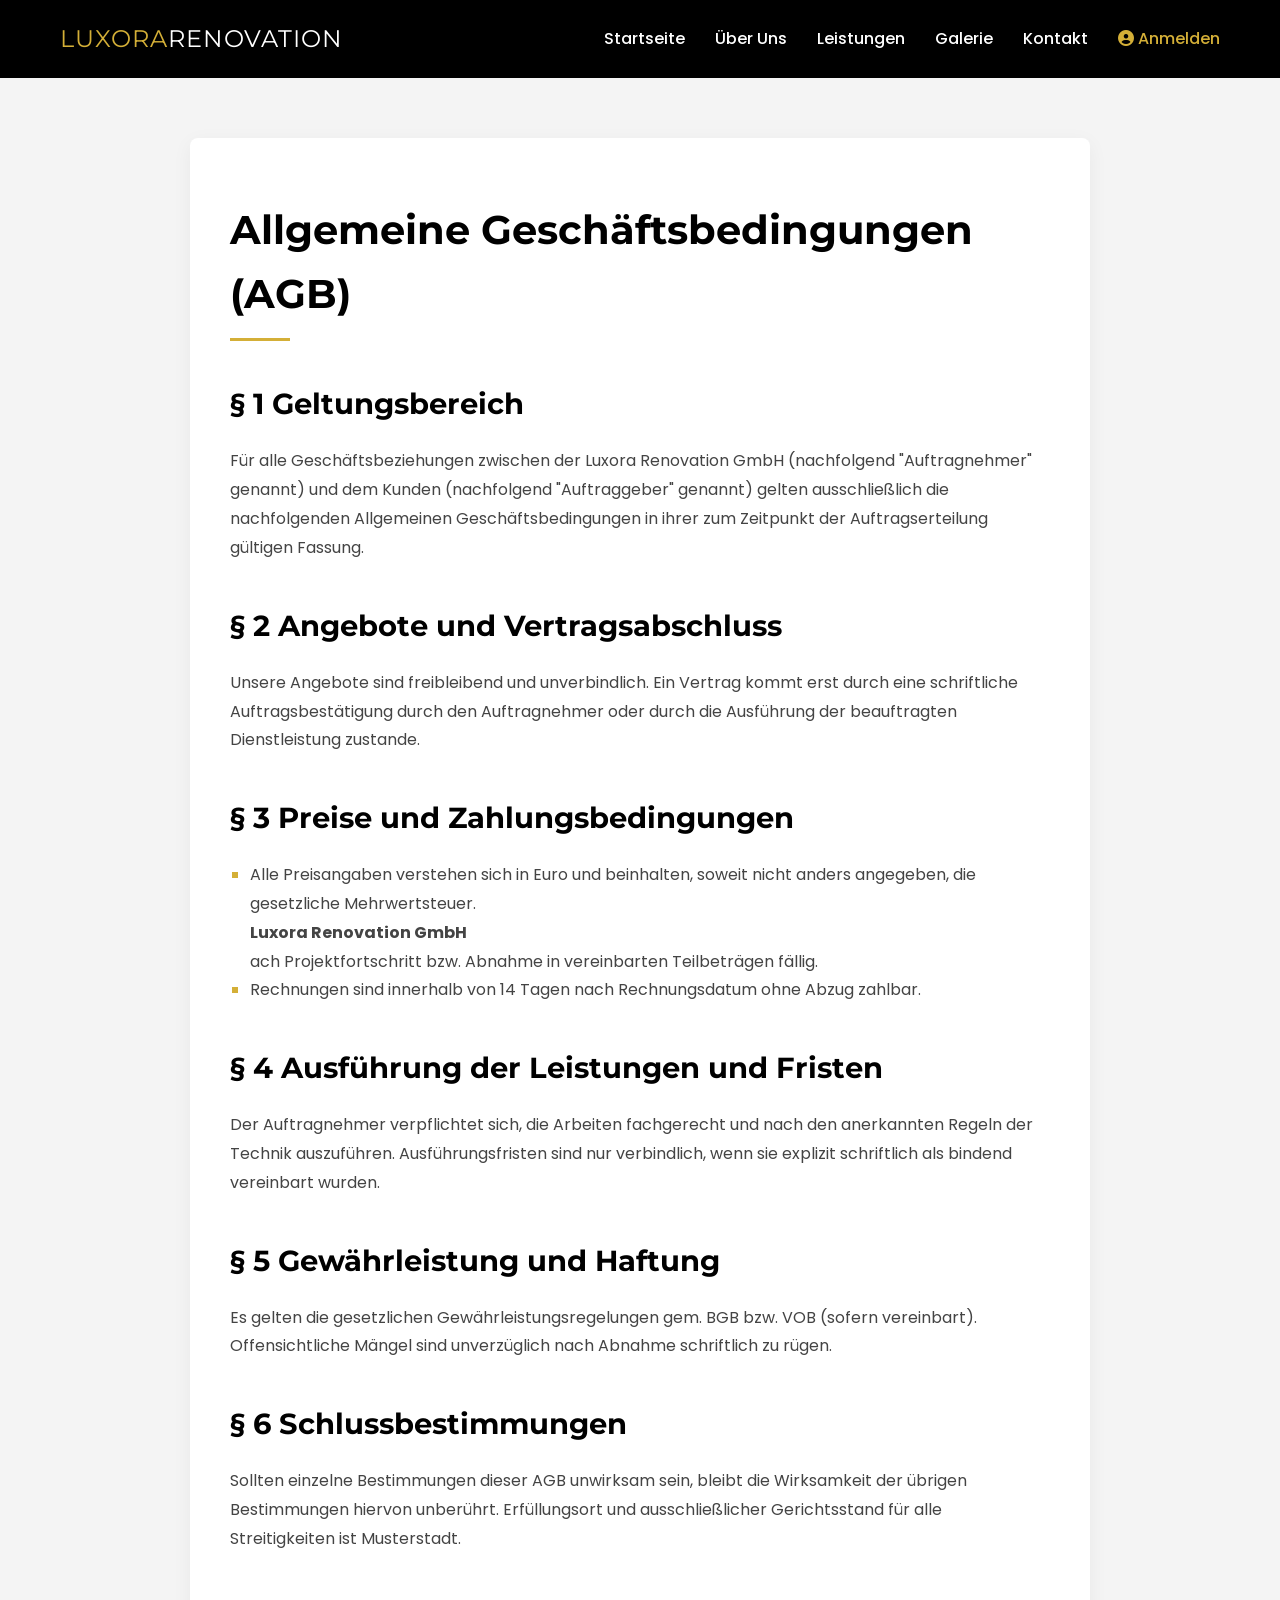
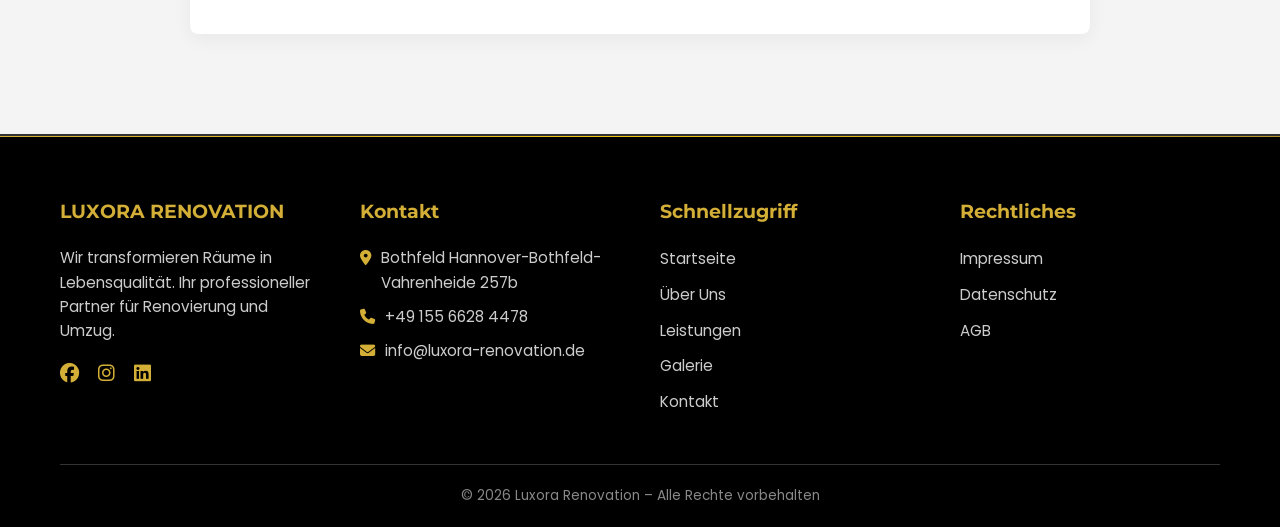
<file: agb.html>
<!DOCTYPE html>
<html lang="de">

<head>
    <meta charset="UTF-8">
    <meta name="viewport" content="width=device-width, initial-scale=1.0">
    <title>AGB | Luxora Renovation</title>
    <link rel="stylesheet" href="https://cdnjs.cloudflare.com/ajax/libs/font-awesome/6.4.0/css/all.min.css">
    <link rel="stylesheet" href="css/styles.css">
    <link rel="stylesheet" href="css/polish.css">

    <!-- Favicon -->
    <link rel="icon" type="image/png" href="images/favicon.png">
</head>

<body style="background-color: var(--light-gray);">

    <!-- Navigation -->
    <nav class="navbar scrolled" style="position: relative;">
        <div class="container">
            <a href="index.html" class="logo">LUXORA<span>RENOVATION</span></a>
            <div class="hamburger">
                <div></div>
                <div></div>
                <div></div>
            </div>
            <ul class="nav-links">
                <li><a href="index.html">Startseite</a></li>
                <li><a href="ueber-uns.html">Über Uns</a></li>
                <li><a href="leistungen.html">Leistungen</a></li>
                <li><a href="galerie.html">Galerie</a></li>
                <li><a href="kontakt.html">Kontakt</a></li>
                <!-- Special Feature Link -->
                <li><a href="dashboard-login.html" style="color: var(--primary-color);"><i
                            class="fa-solid fa-user-circle"></i> Anmelden</a></li>
            </ul>
        </div>
    </nav>

    <div class="container" style="padding: 60px 20px 100px;">
        <div class="legal-content">
            <h1>Allgemeine Geschäftsbedingungen (AGB)</h1>

            <h2>§ 1 Geltungsbereich</h2>
            <p>Für alle Geschäftsbeziehungen zwischen der Luxora Renovation GmbH (nachfolgend "Auftragnehmer" genannt)
                und dem Kunden (nachfolgend "Auftraggeber" genannt) gelten ausschließlich die nachfolgenden Allgemeinen
                Geschäftsbedingungen in ihrer zum Zeitpunkt der Auftragserteilung gültigen Fassung.</p>

            <h2>§ 2 Angebote und Vertragsabschluss</h2>
            <p>Unsere Angebote sind freibleibend und unverbindlich. Ein Vertrag kommt erst durch eine schriftliche
                Auftragsbestätigung durch den Auftragnehmer oder durch die Ausführung der beauftragten Dienstleistung
                zustande.</p>

            <h2>§ 3 Preise und Zahlungsbedingungen</h2>
            <ul>
                <li>Alle Preisangaben verstehen sich in Euro und beinhalten, soweit nicht anders angegeben, die
                    gesetzliche Mehrwertsteuer.</li>
                <strong>Luxora Renovation GmbH</strong><br>
                ach Projektfortschritt bzw. Abnahme in vereinbarten Teilbeträgen fällig.</li>
                <li>Rechnungen sind innerhalb von 14 Tagen nach Rechnungsdatum ohne Abzug zahlbar.</li>
            </ul>

            <h2>§ 4 Ausführung der Leistungen und Fristen</h2>
            <p>Der Auftragnehmer verpflichtet sich, die Arbeiten fachgerecht und nach den anerkannten Regeln der Technik
                auszuführen. Ausführungsfristen sind nur verbindlich, wenn sie explizit schriftlich als bindend
                vereinbart wurden.</p>

            <h2>§ 5 Gewährleistung und Haftung</h2>
            <p>Es gelten die gesetzlichen Gewährleistungsregelungen gem. BGB bzw. VOB (sofern vereinbart).
                Offensichtliche Mängel sind unverzüglich nach Abnahme schriftlich zu rügen.</p>

            <h2>§ 6 Schlussbestimmungen</h2>
            <p>Sollten einzelne Bestimmungen dieser AGB unwirksam sein, bleibt die Wirksamkeit der übrigen Bestimmungen
                hiervon unberührt. Erfüllungsort und ausschließlicher Gerichtsstand für alle Streitigkeiten ist
                Musterstadt.
            </p>
        </div>
    </div>

    <!-- Global Footer -->
    <footer>
        <div class="container">
            <div class="footer-content">
                <div class="footer-col">
                    <h3>LUXORA RENOVATION</h3>
                    <p>Wir transformieren Räume in Lebensqualität. Ihr professioneller Partner für Renovierung und
                        Umzug.</p>
                    <div class="social-icons" style="margin-top: 15px;">
                        <a href="#" style="color: var(--primary-color); font-size: 1.2rem; margin-right: 15px;"><i
                                class="fa-brands fa-facebook"></i></a>
                        <a href="#" style="color: var(--primary-color); font-size: 1.2rem; margin-right: 15px;"><i
                                class="fa-brands fa-instagram"></i></a>
                        <a href="#" style="color: var(--primary-color); font-size: 1.2rem;"><i
                                class="fa-brands fa-linkedin"></i></a>
                    </div>
                </div>

                <div class="footer-col">
                    <h3>Kontakt</h3>
                    <p><i class="fa-solid fa-location-dot"></i> Bothfeld Hannover-Bothfeld-Vahrenheide 257b</p>
                    <p><i class="fa-solid fa-phone"></i> +49 155 6628 4478</p>
                    <p><i class="fa-solid fa-envelope"></i> <a
                            href="mailto:info@webtech-agentur.de">info@luxora-renovation.de</a></p>
                </div>

                <div class="footer-col">
                    <h3>Schnellzugriff</h3>
                    <ul class="footer-links">
                        <li><a href="index.html">Startseite</a></li>
                        <li><a href="ueber-uns.html">Über Uns</a></li>
                        <li><a href="leistungen.html">Leistungen</a></li>
                        <li><a href="galerie.html">Galerie</a></li>
                        <li><a href="kontakt.html">Kontakt</a></li>
                    </ul>
                </div>

                <div class="footer-col">
                    <h3>Rechtliches</h3>
                    <ul class="footer-links">
                        <li><a href="impressum.html">Impressum</a></li>
                        <li><a href="datenschutz.html">Datenschutz</a></li>
                        <li><a href="agb.html">AGB</a></li>
                    </ul>
                </div>
            </div>

            <div class="footer-bottom">
                <p>&copy; 2026 Luxora Renovation – Alle Rechte vorbehalten</p>
            </div>
        </div>
    </footer>

    <script src="js/script.js"></script>
</body>

</html>
</file>
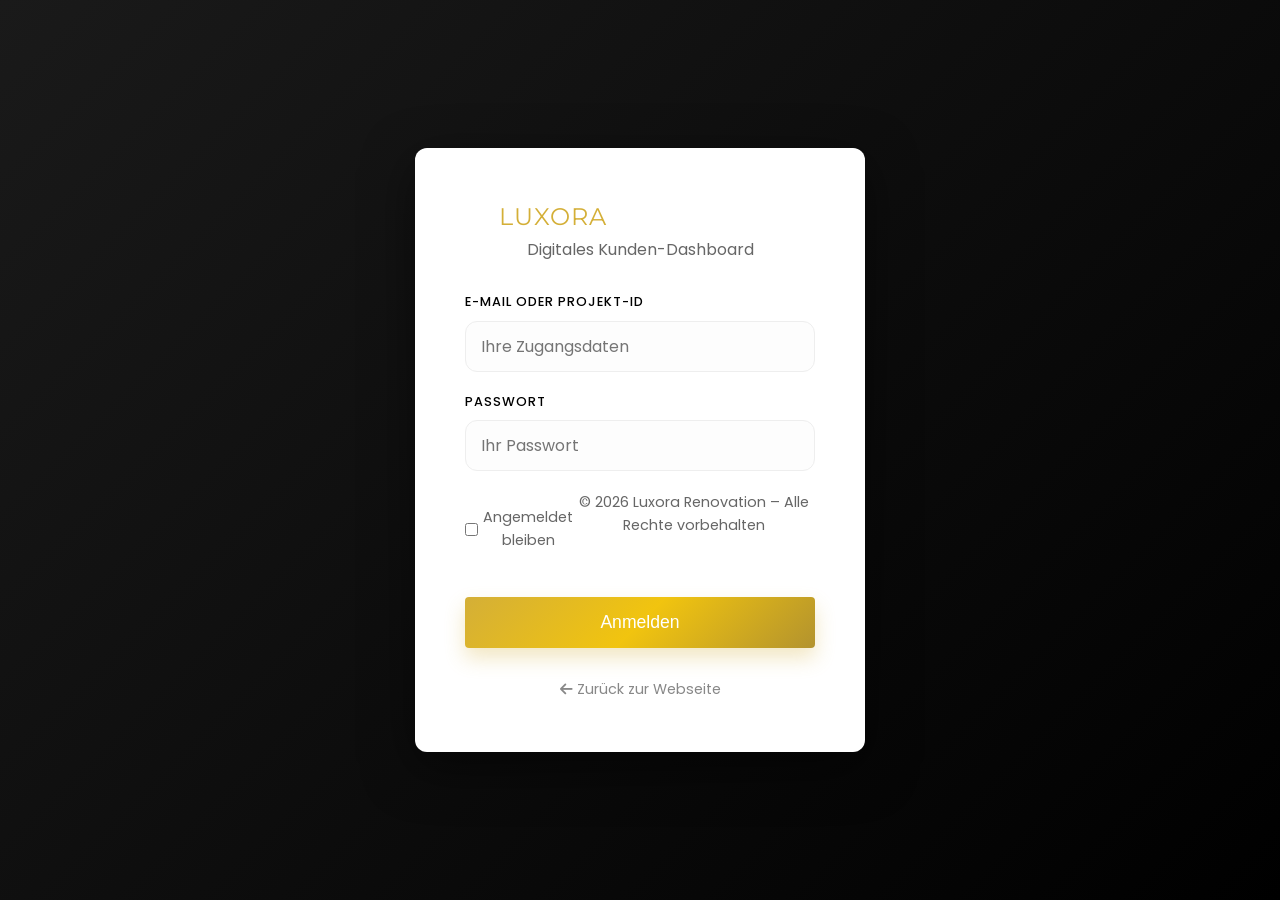
<file: dashboard-login.html>
<!DOCTYPE html>
<html lang="de">

<head>
    <meta charset="UTF-8">
    <meta name="viewport" content="width=device-width, initial-scale=1.0">
    <title>Login | Luxora Renovation</title>
    <link rel="stylesheet" href="https://cdnjs.cloudflare.com/ajax/libs/font-awesome/6.4.0/css/all.min.css">
    <link rel="stylesheet" href="css/styles.css">
    <link rel="stylesheet" href="css/polish.css">

    <!-- Favicon -->
    <link rel="icon" type="image/png" href="images/favicon.png">

    <style>
        body {
            background: linear-gradient(135deg, var(--dark-gray) 0%, var(--black) 100%);
            height: 100vh;
            display: flex;
            flex-direction: column;
        }

        .login-container {
            flex: 1;
            display: flex;
            align-items: center;
            justify-content: center;
            padding: 20px;
        }

        .login-box {
            background: var(--white);
            padding: 50px;
            border-radius: 12px;
            box-shadow: 0 15px 50px rgba(0, 0, 0, 0.5);
            width: 100%;
            max-width: 450px;
            text-align: center;
        }

        .login-logo {
            font-family: var(--font-heading);
            font-size: 2rem;
            color: var(--primary-color);
            margin-bottom: 5px;
            display: inline-block;
        }

        .login-logo span {
            color: var(--black);
        }

        .login-box p {
            color: #666;
            margin-bottom: 30px;
        }

        .form-group {
            margin-bottom: 20px;
            text-align: left;
        }

        .form-group label {
            display: block;
            margin-bottom: 8px;
            font-weight: 500;
            color: var(--black);
        }

        .form-control {
            width: 100%;
            padding: 12px 15px;
            border: 1px solid #ddd;
            border-radius: 4px;
            font-family: inherit;
            font-size: 1rem;
            transition: border-color 0.3s;
        }

        .form-control:focus {
            outline: none;
            border-color: var(--primary-color);
        }

        .login-options {
            display: flex;
            justify-content: space-between;
            align-items: center;
            margin-bottom: 30px;
            font-size: 0.9rem;
        }

        .login-options a {
            color: var(--primary-color);
        }

        .login-options a:hover {
            text-decoration: underline;
        }

        .back-link {
            display: inline-block;
            margin-top: 30px;
            color: #888;
            font-size: 0.9rem;
        }

        .back-link:hover {
            color: var(--black);
        }
    </style>
</head>

<body>

    <div class="login-container">
        <div class="login-box">
            <a href="index.html" class="logo">LUXORA<span>RENOVATION</span></a>
            <p>Digitales Kunden-Dashboard</p>

            <form
                onsubmit="event.preventDefault(); alert('Dies ist eine Demo-Umgebung. Die Backend-Integration wird hier benötigt.'); window.location.href='index.html';">

                <div class="form-group">
                    <label for="email">E-Mail oder Projekt-ID</label>
                    <input type="text" id="email" class="form-control" placeholder="Ihre Zugangsdaten" required>
                </div>

                <div class="form-group">
                    <label for="password">Passwort</label>
                    <input type="password" id="password" class="form-control" placeholder="Ihr Passwort" required>
                </div>

                <div class="login-options">
                    <label style="display: flex; align-items: center; gap: 5px; cursor: pointer; color: #666;">
                        <input type="checkbox"> Angemeldet bleiben
                    </label>
                    <p>&copy; 2026 Luxora Renovation – Alle Rechte vorbehalten</p>
                </div>

                <button type="submit" class="btn btn-primary"
                    style="width: 100%; padding: 15px; font-size: 1.1rem;">Anmelden</button>
            </form>

            <a href="index.html" class="back-link"><i class="fa-solid fa-arrow-left"></i> Zurück zur Webseite</a>
        </div>
    </div>

</body>

</html>
</file>
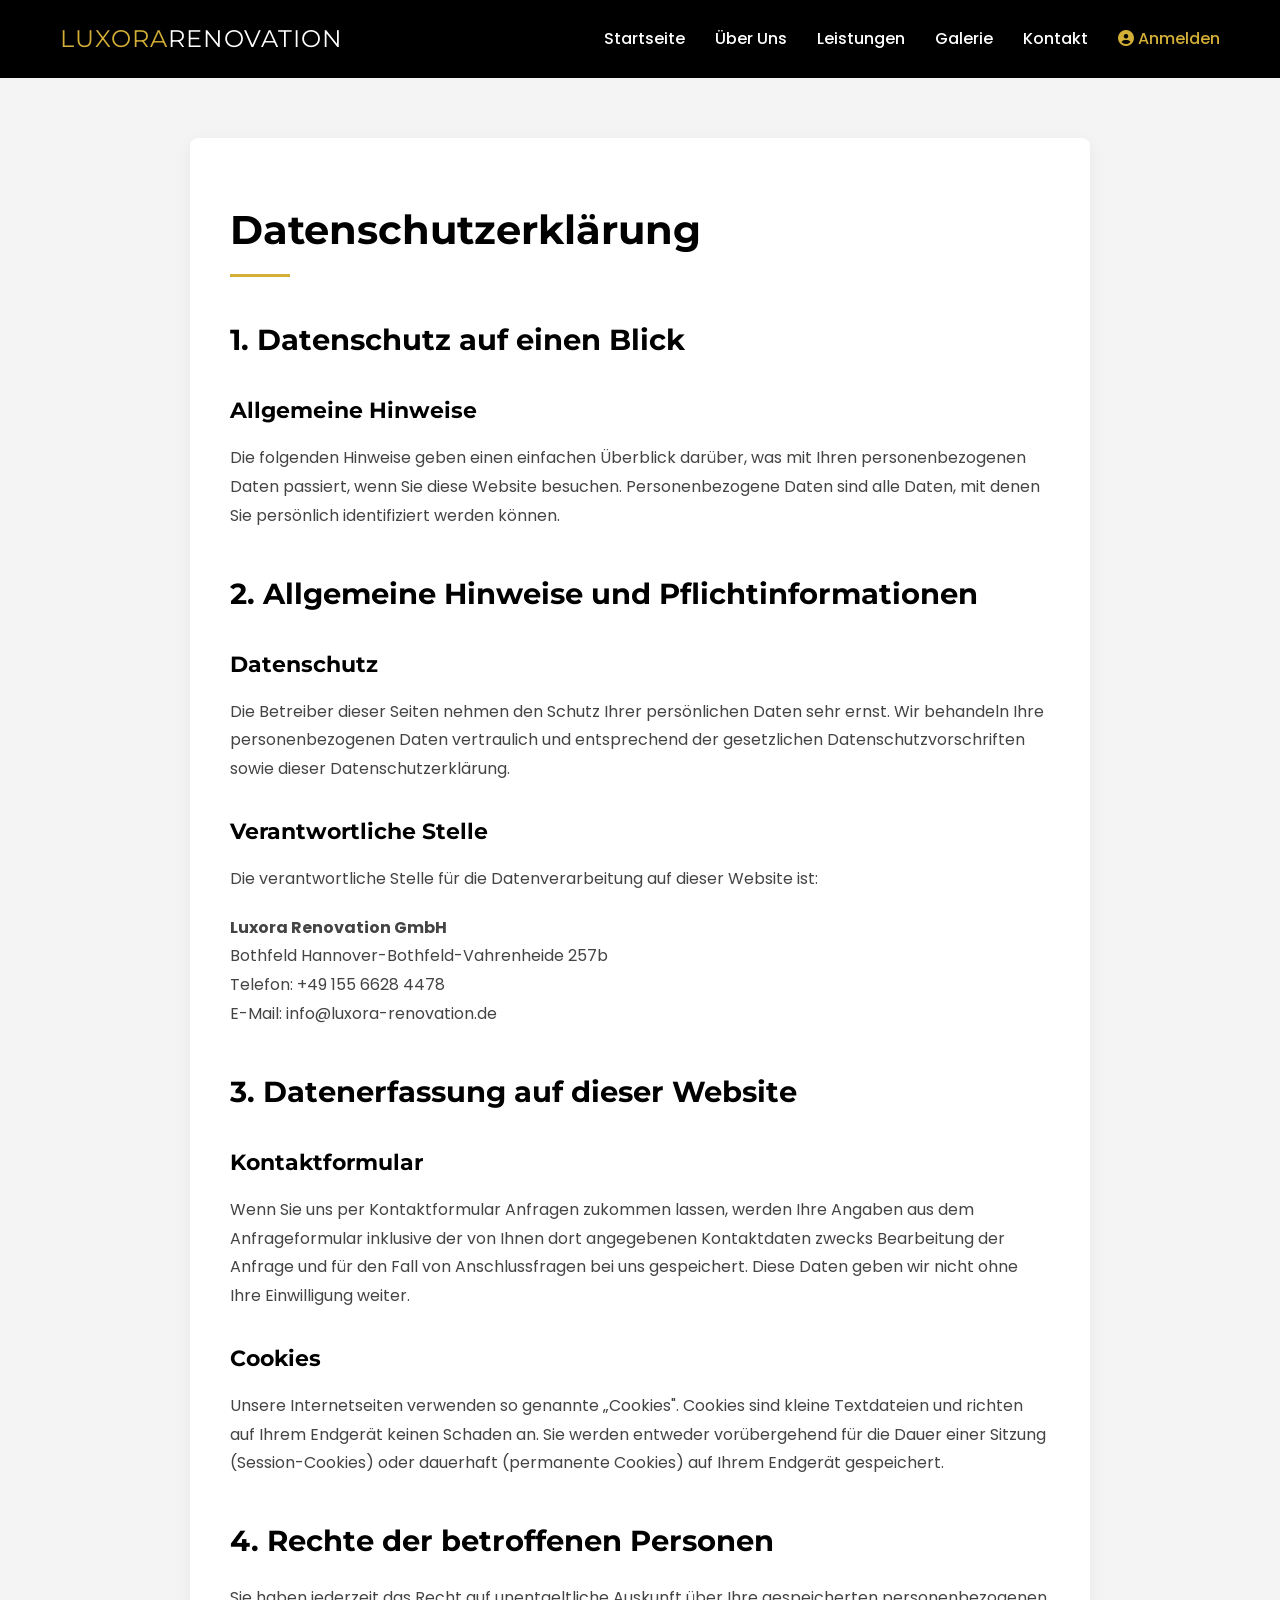
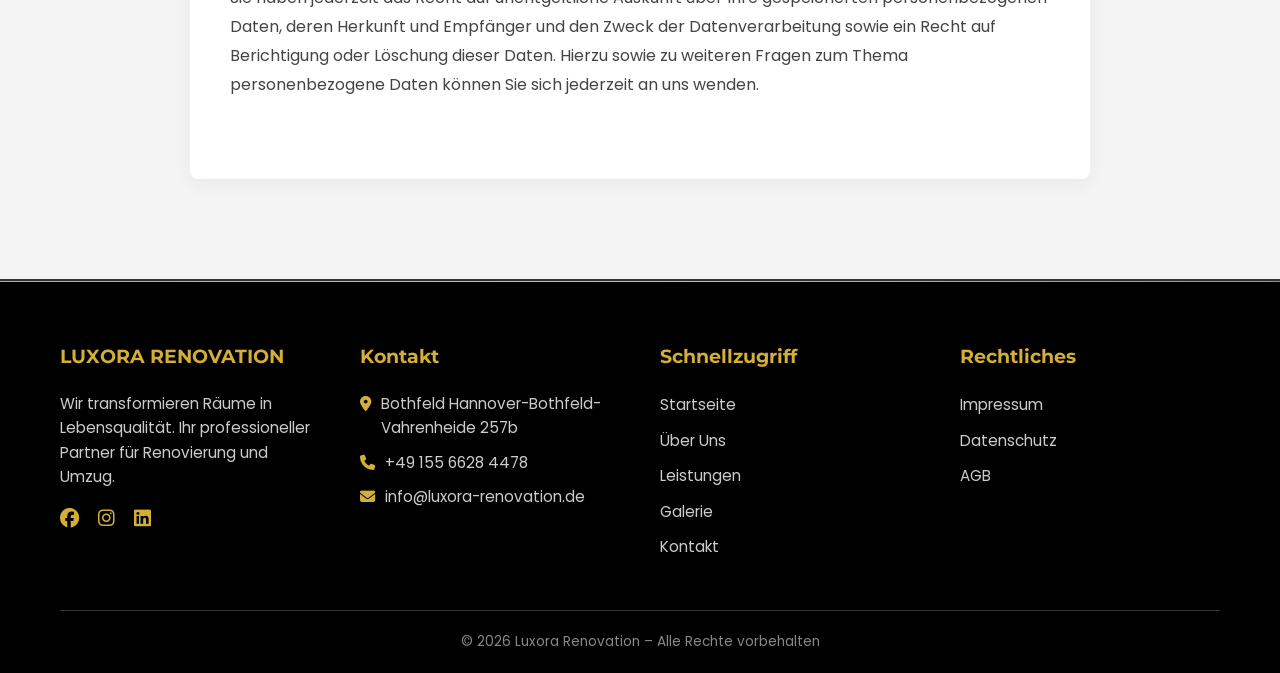
<file: datenschutz.html>
<!DOCTYPE html>
<html lang="de">

<head>
    <meta charset="UTF-8">
    <meta name="viewport" content="width=device-width, initial-scale=1.0">
    <title>Datenschutz | Luxora Renovation</title>
    <link rel="stylesheet" href="https://cdnjs.cloudflare.com/ajax/libs/font-awesome/6.4.0/css/all.min.css">
    <link rel="stylesheet" href="css/styles.css">
    <link rel="stylesheet" href="css/polish.css">

    <!-- Favicon -->
    <link rel="icon" type="image/png" href="images/favicon.png">
</head>

<body style="background-color: var(--light-gray);">

    <!-- Navigation -->
    <nav class="navbar scrolled" style="position: relative;">
        <div class="container">
            <a href="index.html" class="logo">LUXORA<span>RENOVATION</span></a>
            <div class="hamburger">
                <div></div>
                <div></div>
                <div></div>
            </div>
            <ul class="nav-links">
                <li><a href="index.html">Startseite</a></li>
                <li><a href="ueber-uns.html">Über Uns</a></li>
                <li><a href="leistungen.html">Leistungen</a></li>
                <li><a href="galerie.html">Galerie</a></li>
                <li><a href="kontakt.html">Kontakt</a></li>
                <!-- Special Feature Link -->
                <li><a href="dashboard-login.html" style="color: var(--primary-color);"><i
                            class="fa-solid fa-user-circle"></i> Anmelden</a></li>
            </ul>
        </div>
    </nav>

    <div class="container" style="padding: 60px 20px 100px;">
        <div class="legal-content">
            <h1>Datenschutzerklärung</h1>

            <h2>1. Datenschutz auf einen Blick</h2>
            <h3>Allgemeine Hinweise</h3>
            <p>Die folgenden Hinweise geben einen einfachen Überblick darüber, was mit Ihren personenbezogenen Daten
                passiert, wenn Sie diese Website besuchen. Personenbezogene Daten sind alle Daten, mit denen Sie
                persönlich identifiziert werden können.</p>

            <h2>2. Allgemeine Hinweise und Pflichtinformationen</h2>
            <h3>Datenschutz</h3>
            <p>Die Betreiber dieser Seiten nehmen den Schutz Ihrer persönlichen Daten sehr ernst. Wir behandeln Ihre
                personenbezogenen Daten vertraulich und entsprechend der gesetzlichen Datenschutzvorschriften sowie
                dieser Datenschutzerklärung.</p>

            <h3>Verantwortliche Stelle</h3>
            <p>Die verantwortliche Stelle für die Datenverarbeitung auf dieser Website ist:</p>
            <p>
                <strong>Luxora Renovation GmbH</strong><br>
                Bothfeld Hannover-Bothfeld-Vahrenheide 257b<br>
                Telefon: +49 155 6628 4478<br>
                E-Mail: <a href="mailto:info@webtech-agentur.de">info@luxora-renovation.de</a>
            </p>

            <h2>3. Datenerfassung auf dieser Website</h2>
            <h3>Kontaktformular</h3>
            <p>Wenn Sie uns per Kontaktformular Anfragen zukommen lassen, werden Ihre Angaben aus dem Anfrageformular
                inklusive der von Ihnen dort angegebenen Kontaktdaten zwecks Bearbeitung der Anfrage und für den Fall
                von Anschlussfragen bei uns gespeichert. Diese Daten geben wir nicht ohne Ihre Einwilligung weiter.</p>

            <h3>Cookies</h3>
            <p>Unsere Internetseiten verwenden so genannte „Cookies". Cookies sind kleine Textdateien und richten auf
                Ihrem Endgerät keinen Schaden an. Sie werden entweder vorübergehend für die Dauer einer Sitzung
                (Session-Cookies) oder dauerhaft (permanente Cookies) auf Ihrem Endgerät gespeichert.</p>

            <h2>4. Rechte der betroffenen Personen</h2>
            <p>Sie haben jederzeit das Recht auf unentgeltliche Auskunft über Ihre gespeicherten personenbezogenen
                Daten, deren Herkunft und Empfänger und den Zweck der Datenverarbeitung sowie ein Recht auf Berichtigung
                oder Löschung dieser Daten. Hierzu sowie zu weiteren Fragen zum Thema personenbezogene Daten können Sie
                sich jederzeit an uns wenden.</p>
        </div>
    </div>

    <!-- Global Footer -->
    <footer>
        <div class="container">
            <div class="footer-content">
                <div class="footer-col">
                    <h3>LUXORA RENOVATION</h3>
                    <p>Wir transformieren Räume in Lebensqualität. Ihr professioneller Partner für Renovierung und
                        Umzug.</p>
                    <div class="social-icons" style="margin-top: 15px;">
                        <a href="#" style="color: var(--primary-color); font-size: 1.2rem; margin-right: 15px;"><i
                                class="fa-brands fa-facebook"></i></a>
                        <a href="#" style="color: var(--primary-color); font-size: 1.2rem; margin-right: 15px;"><i
                                class="fa-brands fa-instagram"></i></a>
                        <a href="#" style="color: var(--primary-color); font-size: 1.2rem;"><i
                                class="fa-brands fa-linkedin"></i></a>
                    </div>
                </div>

                <div class="footer-col">
                    <h3>Kontakt</h3>
                    <p><i class="fa-solid fa-location-dot"></i> Bothfeld Hannover-Bothfeld-Vahrenheide 257b</p>
                    <p><i class="fa-solid fa-phone"></i> +49 155 6628 4478</p>
                    <p><i class="fa-solid fa-envelope"></i> <a
                            href="mailto:info@luxora-renovation.de">info@luxora-renovation.de</a></p>
                </div>

                <div class="footer-col">
                    <h3>Schnellzugriff</h3>
                    <ul class="footer-links">
                        <li><a href="index.html">Startseite</a></li>
                        <li><a href="ueber-uns.html">Über Uns</a></li>
                        <li><a href="leistungen.html">Leistungen</a></li>
                        <li><a href="galerie.html">Galerie</a></li>
                        <li><a href="kontakt.html">Kontakt</a></li>
                    </ul>
                </div>

                <div class="footer-col">
                    <h3>Rechtliches</h3>
                    <ul class="footer-links">
                        <li><a href="impressum.html">Impressum</a></li>
                        <li><a href="datenschutz.html">Datenschutz</a></li>
                        <li><a href="agb.html">AGB</a></li>
                    </ul>
                </div>
            </div>

            <div class="footer-bottom">
                <p>&copy; 2026 Luxora Renovation – Alle Rechte vorbehalten</p>
            </div>
        </div>
    </footer>

    <script src="js/script.js"></script>
</body>

</html>
</file>
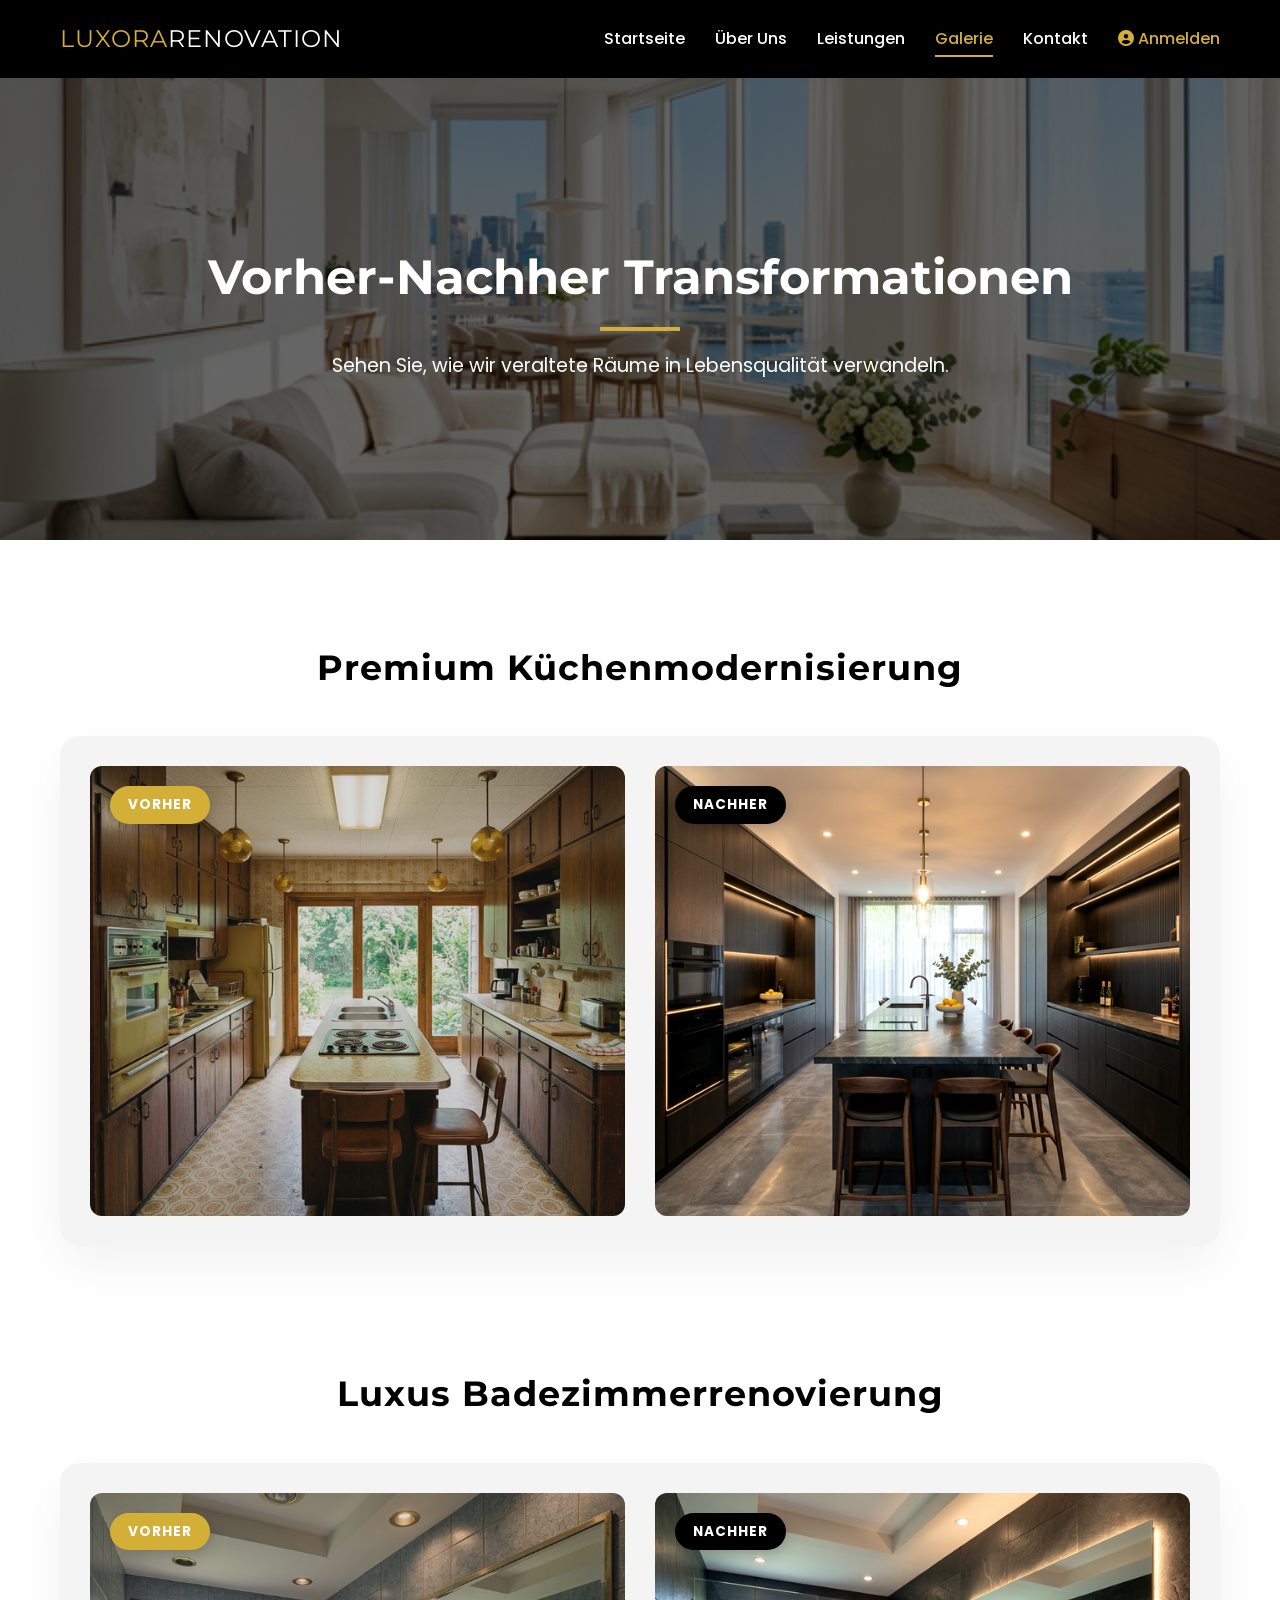
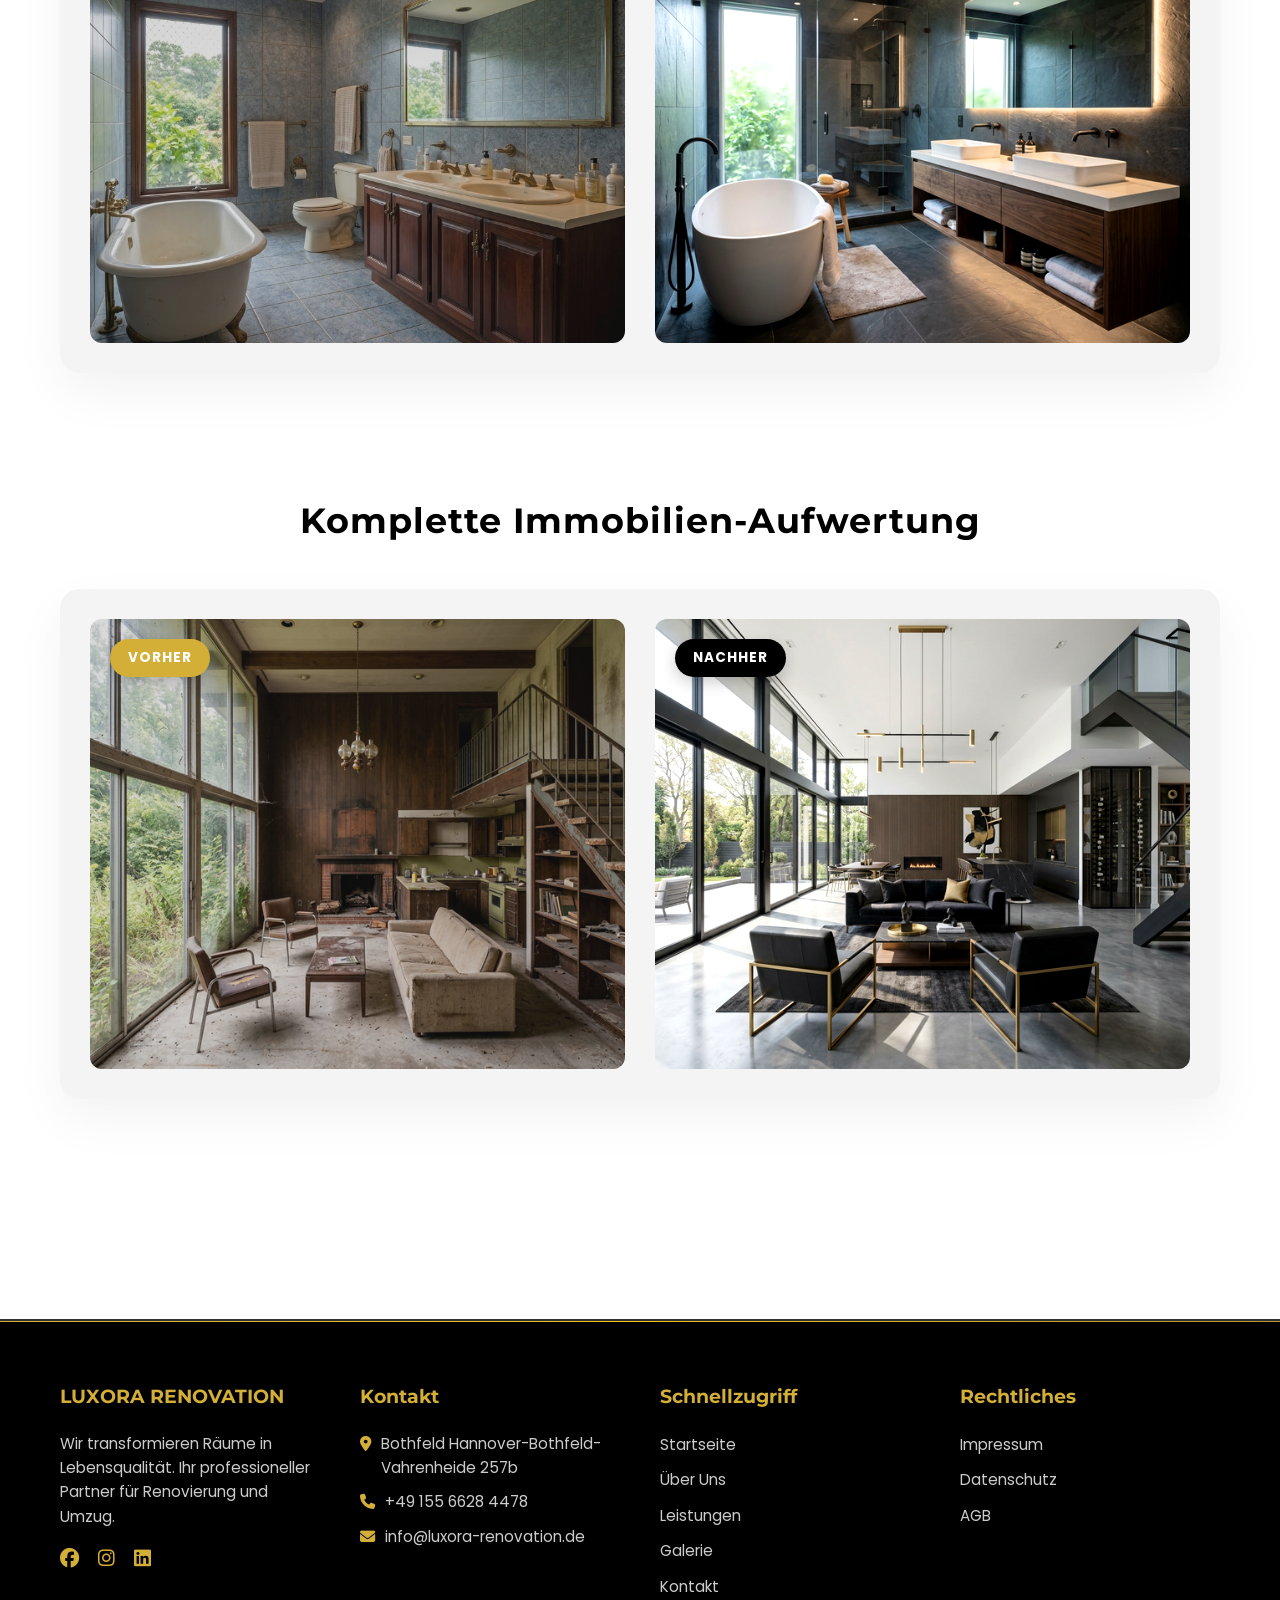
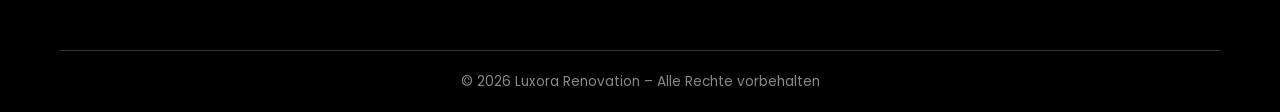
<file: galerie.html>
<!DOCTYPE html>
<html lang="de">

<head>
    <meta charset="UTF-8">
    <meta name="viewport" content="width=device-width, initial-scale=1.0">
    <title>Before & After Gallery | Luxora Renovation</title>
    <link rel="stylesheet" href="https://cdnjs.cloudflare.com/ajax/libs/font-awesome/6.4.0/css/all.min.css">
    <link rel="stylesheet" href="css/styles.css">
    <link rel="stylesheet" href="css/polish.css">

    <!-- Favicon -->
    <link rel="icon" type="image/png" href="images/favicon.png">

    <!-- External styles handled by global styles.css -->
</head>

<body>

    <!-- Navigation -->
    <nav class="navbar">
        <div class="container">
            <a href="index.html" class="logo">LUXORA<span>RENOVATION</span></a>
            <div class="hamburger">
                <div></div>
                <div></div>
                <div></div>
            </div>
            <ul class="nav-links">
                <li><a href="index.html">Startseite</a></li>
                <li><a href="ueber-uns.html">Über Uns</a></li>
                <li><a href="leistungen.html">Leistungen</a></li>
                <li><a href="galerie.html" class="active">Galerie</a></li>
                <li><a href="kontakt.html">Kontakt</a></li>
                <!-- Special Feature Link -->
                <li><a href="dashboard-login.html" style="color: var(--primary-color);"><i
                            class="fa-solid fa-user-circle"></i> Anmelden</a></li>
            </ul>
        </div>
    </nav>

    <!-- Page Header -->
    <header class="page-hero" style="background-image: url('luxora_gallery_bright.png');">
        <div class="container">
            <h1>Vorher-Nachher <span>Transformationen</span></h1>
            <p>Sehen Sie, wie wir veraltete Räume in Lebensqualität verwandeln.</p>
        </div>
    </header>
    <section class="galerie-section">
        <div class="container">
            <!-- Premium Küchenmodernisierung -->
            <div class="galerie-item reveal">
                <h3>Premium Küchenmodernisierung</h3>
                <div class="vorher-nachher-container">
                    <div class="bild vorher">
                        <img src="images/kueche-vorher-vintage.png"
                            alt="Küche vor der Renovierung - Vintage 70er Jahre Stil">
                        <span>VORHER</span>
                    </div>

                    <div class="bild nachher">
                        <img src="images/kueche-nachher.jpg" alt="Küche nach der Renovierung">
                        <span>NACHHER</span>
                    </div>
                </div>
            </div>

            <!-- Luxus Badezimmerrenovierung -->
            <div class="galerie-item reveal">
                <h3>Luxus Badezimmerrenovierung</h3>
                <div class="vorher-nachher-container">
                    <div class="bild vorher">
                        <img src="images/Screenshot 2026-03-11 084128.png"
                            alt="Badezimmer vor der Renovierung - Vintage 70er Jahre Stil">
                        <span>VORHER</span>
                    </div>
                    <div class="bild nachher">
                        <img src="images/bad-nachher.jpg" alt="Badezimmer nach der Renovierung">
                        <span>NACHHER</span>
                    </div>
                </div>
            </div>

            <!-- Komplette Immobilien-Aufwertung -->
            <div class="galerie-item reveal">
                <h3>Komplette Immobilien-Aufwertung</h3>
                <div class="vorher-nachher-container">
                    <div class="bild vorher">
                        <img src="images/immobilie-vorher-vintage.png"
                            alt="Immobilie vor der Renovierung - Vintage 70er Jahre Stil">
                        <span>VORHER</span>
                    </div>
                    <div class="bild nachher">
                        <img src="images/wohnzimmer-nachher.jpg" alt="Wohnzimmer nach der Renovierung">
                        <span>NACHHER</span>
                    </div>
                </div>
            </div>
        </div>
    </section>

    <!-- Global Footer -->
    <footer>
        <div class="container">
            <div class="footer-content">
                <div class="footer-col">
                    <h3>LUXORA RENOVATION</h3>
                    <p>Wir transformieren Räume in Lebensqualität. Ihr professioneller Partner für Renovierung und
                        Umzug.</p>
                    <div class="social-icons" style="margin-top: 15px;">
                        <a href="#" style="color: var(--primary-color); font-size: 1.2rem; margin-right: 15px;"><i
                                class="fa-brands fa-facebook"></i></a>
                        <a href="#" style="color: var(--primary-color); font-size: 1.2rem; margin-right: 15px;"><i
                                class="fa-brands fa-instagram"></i></a>
                        <a href="#" style="color: var(--primary-color); font-size: 1.2rem;"><i
                                class="fa-brands fa-linkedin"></i></a>
                    </div>
                </div>

                <div class="footer-col">
                    <h3>Kontakt</h3>
                    <p><i class="fa-solid fa-location-dot"></i> Bothfeld Hannover-Bothfeld-Vahrenheide 257b</p>
                    <p><i class="fa-solid fa-phone"></i> +49 155 6628 4478</p>
                    <p><i class="fa-solid fa-envelope"></i> <a
                            href="mailto:info@webtech-agentur.de">info@luxora-renovation.de</a></p>
                </div>

                <div class="footer-col">
                    <h3>Schnellzugriff</h3>
                    <ul class="footer-links">
                        <li><a href="index.html">Startseite</a></li>
                        <li><a href="ueber-uns.html">Über Uns</a></li>
                        <li><a href="leistungen.html">Leistungen</a></li>
                        <li><a href="galerie.html">Galerie</a></li>
                        <li><a href="kontakt.html">Kontakt</a></li>
                    </ul>
                </div>

                <div class="footer-col">
                    <h3>Rechtliches</h3>
                    <ul class="footer-links">
                        <li><a href="impressum.html">Impressum</a></li>
                        <li><a href="datenschutz.html">Datenschutz</a></li>
                        <li><a href="agb.html">AGB</a></li>
                    </ul>
                </div>
            </div>

            <div class="footer-bottom">
                <p>&copy; 2026 Luxora Renovation – Alle Rechte vorbehalten</p>
            </div>
        </div>
    </footer>

    <!-- Lightbox Modal -->
    <div id="galleryLightbox" class="lightbox-modal">
        <span class="lightbox-close">&times;</span>
        <img class="lightbox-content" id="galleryLightboxImg" alt="Gallery Zoom">
    </div>

    <script src="js/script.js"></script>
    <script>
        document.addEventListener('DOMContentLoaded', () => {
            const lightbox = document.getElementById('galleryLightbox');
            const lightboxImg = document.getElementById('galleryLightboxImg');
            const closeBtn = document.querySelector('.lightbox-close');
            const galleryImages = document.querySelectorAll('.gallery-interactive-img');

            galleryImages.forEach(img => {
                img.addEventListener('click', () => {
                    lightbox.style.display = 'flex';
                    // Trigger reflow to ensure CSS transition fires
                    void lightbox.offsetWidth;
                    lightbox.classList.add('active');
                    lightboxImg.src = img.src;
                });
            });

            const closeLightbox = () => {
                lightbox.classList.remove('active');
                setTimeout(() => {
                    if (!lightbox.classList.contains('active')) {
                        lightbox.style.display = 'none';
                    }
                }, 400); // 0.4s
            };

            closeBtn.addEventListener('click', closeLightbox);

            // Close on background click
            lightbox.addEventListener('click', (e) => {
                if (e.target === lightbox) {
                    closeLightbox();
                }
            });
        });
    </script>
</body>

</html>
</file>
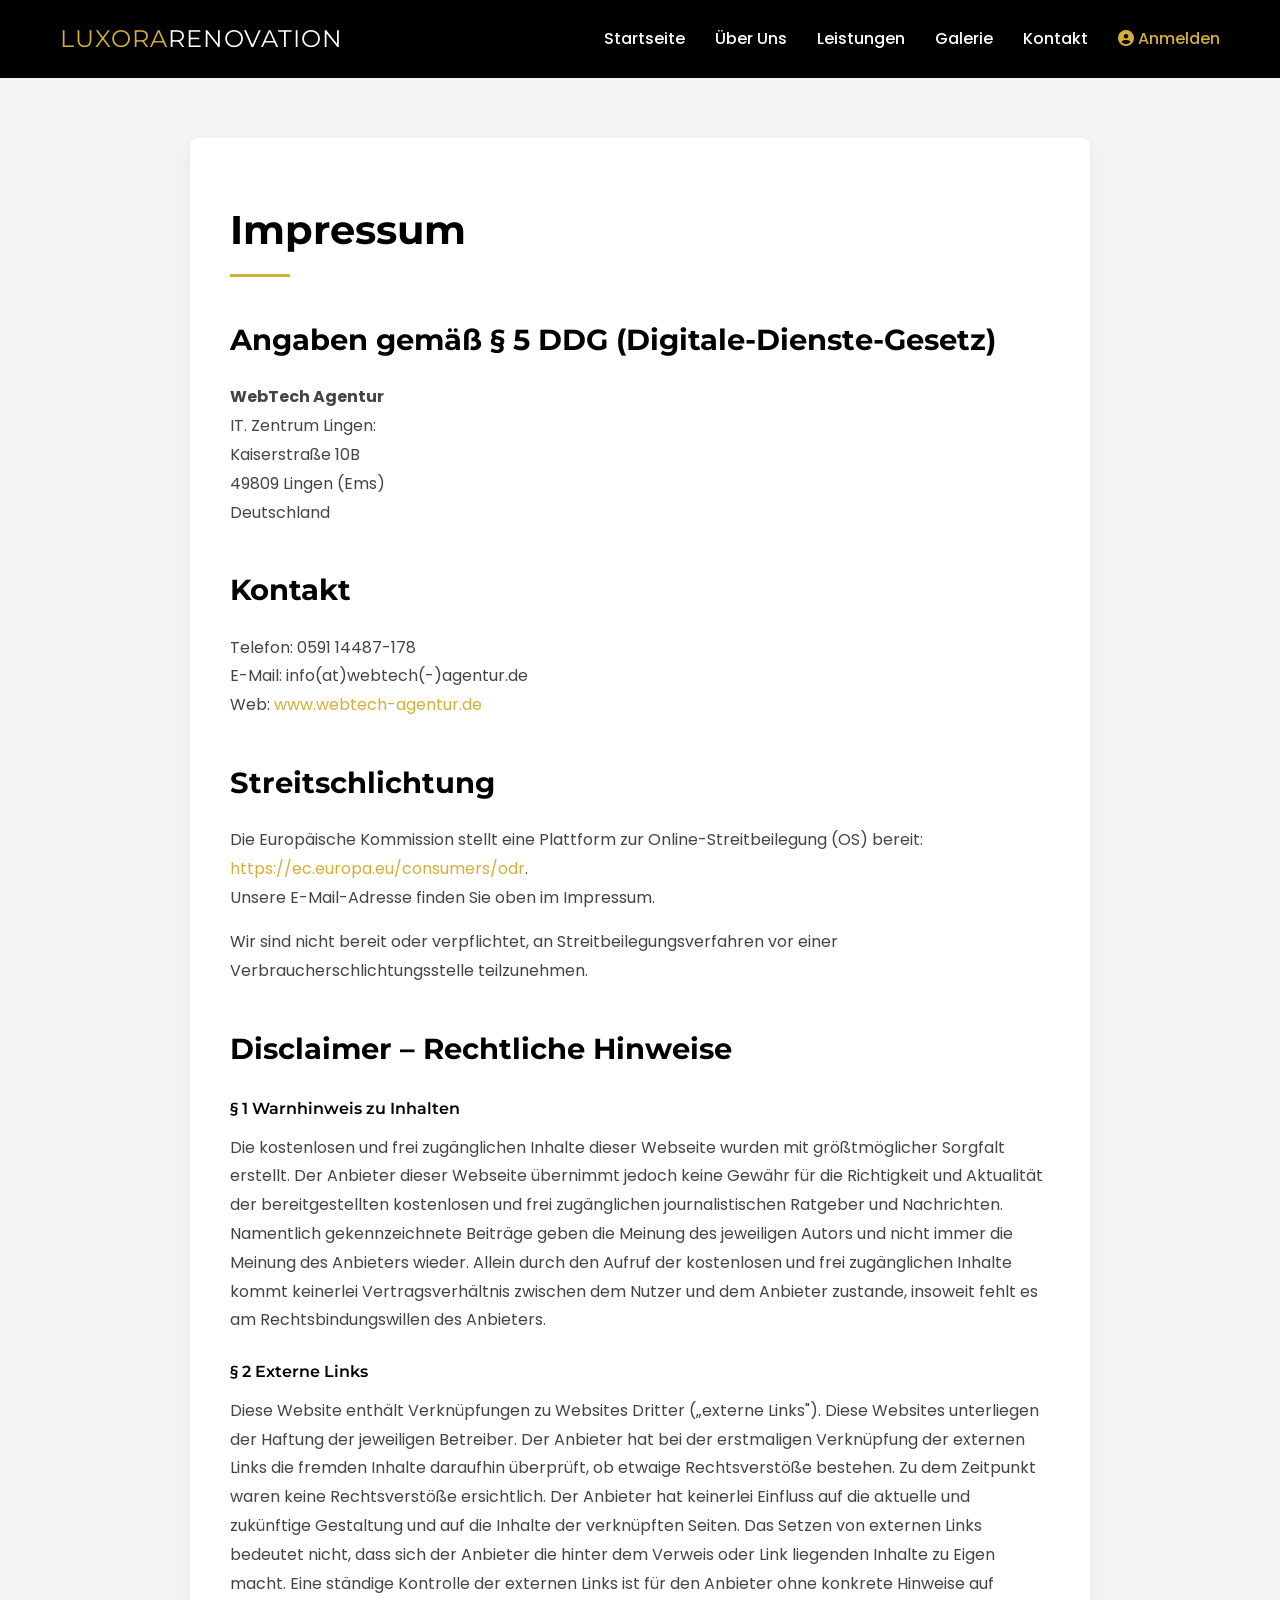
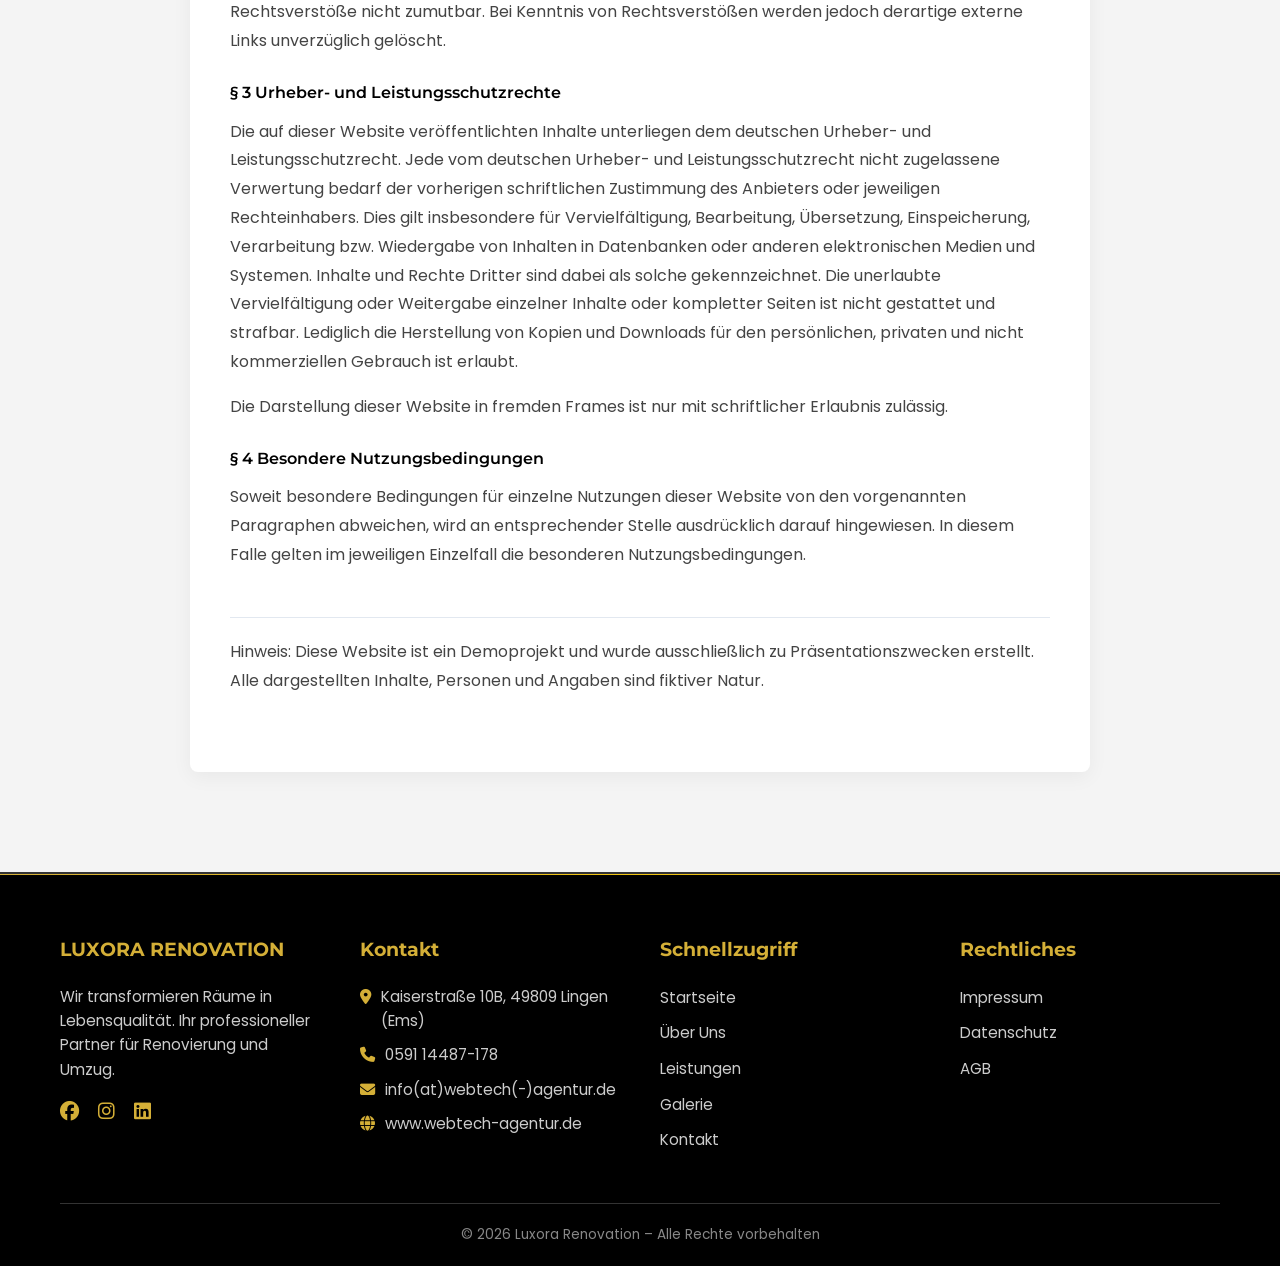
<file: impressum.html>
<!DOCTYPE html>
<html lang="de">
<head>
    <meta charset="UTF-8">
    <meta name="viewport" content="width=device-width, initial-scale=1.0">
    <title>Impressum | Luxora Renovation</title>
    <link rel="stylesheet" href="https://cdnjs.cloudflare.com/ajax/libs/font-awesome/6.4.0/css/all.min.css">
    <link rel="stylesheet" href="css/styles.css">
    <link rel="stylesheet" href="css/polish.css">
    <!-- Favicon -->
    <link rel="icon" type="image/png" href="images/favicon.png">
    <style>
        .legal-content h3 {
            margin-top: 1.5rem;
            margin-bottom: 0.75rem;
            font-size: 1rem;
            font-weight: 600;
        }
        .legal-content p {
            margin-bottom: 1rem;
            line-height: 1.8;
        }
        .fictional-note {
            margin-top: 3rem;
            padding-top: 1.25rem;
            border-top: 1px solid #e2e8f0;
            font-size: 0.75rem;
            color: #b0b8c4;
            line-height: 1.6;
        }
    </style>
</head>
<body style="background-color: var(--light-gray);">
    <!-- Navigation -->
    <nav class="navbar scrolled" style="position: relative;">
        <div class="container">
            <a href="index.html" class="logo">LUXORA<span>RENOVATION</span></a>
            <div class="hamburger">
                <div></div>
                <div></div>
                <div></div>
            </div>
            <ul class="nav-links">
                <li><a href="index.html">Startseite</a></li>
                <li><a href="ueber-uns.html">Über Uns</a></li>
                <li><a href="leistungen.html">Leistungen</a></li>
                <li><a href="galerie.html">Galerie</a></li>
                <li><a href="kontakt.html">Kontakt</a></li>
                <li><a href="dashboard-login.html" style="color: var(--primary-color);"><i
                            class="fa-solid fa-user-circle"></i> Anmelden</a></li>
            </ul>
        </div>
    </nav>

    <div class="container" style="padding: 60px 20px 100px;">
        <div class="legal-content">
            <h1>Impressum</h1>

            <h2>Angaben gemäß § 5 DDG (Digitale-Dienste-Gesetz)</h2>
            <p>
                <strong>WebTech Agentur</strong><br>
                IT. Zentrum Lingen:<br>
                Kaiserstraße 10B<br>
                49809 Lingen (Ems)<br>
                Deutschland
            </p>

            <h2>Kontakt</h2>
            <p>
                Telefon: 0591 14487-178<br>
                E-Mail: info(at)webtech(-)agentur.de<br>
                Web: <a href="https://www.webtech-agentur.de" target="_blank" rel="noopener noreferrer" style="color: var(--primary-color);">www.webtech-agentur.de</a>
            </p>

            <h2>Streitschlichtung</h2>
            <p>Die Europäische Kommission stellt eine Plattform zur Online-Streitbeilegung (OS) bereit:
                <a href="https://ec.europa.eu/consumers/odr" target="_blank"
                    style="color: var(--primary-color);">https://ec.europa.eu/consumers/odr</a>.<br>
                Unsere E-Mail-Adresse finden Sie oben im Impressum.
            </p>
            <p>Wir sind nicht bereit oder verpflichtet, an Streitbeilegungsverfahren vor einer
                Verbraucherschlichtungsstelle teilzunehmen.</p>

            <h2>Disclaimer – Rechtliche Hinweise</h2>

            <h3>§ 1 Warnhinweis zu Inhalten</h3>
            <p>Die kostenlosen und frei zugänglichen Inhalte dieser Webseite wurden mit größtmöglicher Sorgfalt erstellt. Der Anbieter dieser Webseite übernimmt jedoch keine Gewähr für die Richtigkeit und Aktualität der bereitgestellten kostenlosen und frei zugänglichen journalistischen Ratgeber und Nachrichten. Namentlich gekennzeichnete Beiträge geben die Meinung des jeweiligen Autors und nicht immer die Meinung des Anbieters wieder. Allein durch den Aufruf der kostenlosen und frei zugänglichen Inhalte kommt keinerlei Vertragsverhältnis zwischen dem Nutzer und dem Anbieter zustande, insoweit fehlt es am Rechtsbindungswillen des Anbieters.</p>

            <h3>§ 2 Externe Links</h3>
            <p>Diese Website enthält Verknüpfungen zu Websites Dritter („externe Links"). Diese Websites unterliegen der Haftung der jeweiligen Betreiber. Der Anbieter hat bei der erstmaligen Verknüpfung der externen Links die fremden Inhalte daraufhin überprüft, ob etwaige Rechtsverstöße bestehen. Zu dem Zeitpunkt waren keine Rechtsverstöße ersichtlich. Der Anbieter hat keinerlei Einfluss auf die aktuelle und zukünftige Gestaltung und auf die Inhalte der verknüpften Seiten. Das Setzen von externen Links bedeutet nicht, dass sich der Anbieter die hinter dem Verweis oder Link liegenden Inhalte zu Eigen macht. Eine ständige Kontrolle der externen Links ist für den Anbieter ohne konkrete Hinweise auf Rechtsverstöße nicht zumutbar. Bei Kenntnis von Rechtsverstößen werden jedoch derartige externe Links unverzüglich gelöscht.</p>

            <h3>§ 3 Urheber- und Leistungsschutzrechte</h3>
            <p>Die auf dieser Website veröffentlichten Inhalte unterliegen dem deutschen Urheber- und Leistungsschutzrecht. Jede vom deutschen Urheber- und Leistungsschutzrecht nicht zugelassene Verwertung bedarf der vorherigen schriftlichen Zustimmung des Anbieters oder jeweiligen Rechteinhabers. Dies gilt insbesondere für Vervielfältigung, Bearbeitung, Übersetzung, Einspeicherung, Verarbeitung bzw. Wiedergabe von Inhalten in Datenbanken oder anderen elektronischen Medien und Systemen. Inhalte und Rechte Dritter sind dabei als solche gekennzeichnet. Die unerlaubte Vervielfältigung oder Weitergabe einzelner Inhalte oder kompletter Seiten ist nicht gestattet und strafbar. Lediglich die Herstellung von Kopien und Downloads für den persönlichen, privaten und nicht kommerziellen Gebrauch ist erlaubt.</p>
            <p>Die Darstellung dieser Website in fremden Frames ist nur mit schriftlicher Erlaubnis zulässig.</p>

            <h3>§ 4 Besondere Nutzungsbedingungen</h3>
            <p>Soweit besondere Bedingungen für einzelne Nutzungen dieser Website von den vorgenannten Paragraphen abweichen, wird an entsprechender Stelle ausdrücklich darauf hingewiesen. In diesem Falle gelten im jeweiligen Einzelfall die besonderen Nutzungsbedingungen.</p>

            <!-- Subtle fictional notice -->
            <p class="fictional-note">
                Hinweis: Diese Website ist ein Demoprojekt und wurde ausschließlich zu Präsentationszwecken erstellt. Alle dargestellten Inhalte, Personen und Angaben sind fiktiver Natur.
            </p>
        </div>
    </div>

    <!-- Global Footer -->
    <footer>
        <div class="container">
            <div class="footer-content">
                <div class="footer-col">
                    <h3>LUXORA RENOVATION</h3>
                    <p>Wir transformieren Räume in Lebensqualität. Ihr professioneller Partner für Renovierung und
                        Umzug.</p>
                    <div class="social-icons" style="margin-top: 15px;">
                        <a href="#" style="color: var(--primary-color); font-size: 1.2rem; margin-right: 15px;"><i
                                class="fa-brands fa-facebook"></i></a>
                        <a href="#" style="color: var(--primary-color); font-size: 1.2rem; margin-right: 15px;"><i
                                class="fa-brands fa-instagram"></i></a>
                        <a href="#" style="color: var(--primary-color); font-size: 1.2rem;"><i
                                class="fa-brands fa-linkedin"></i></a>
                    </div>
                </div>
                <div class="footer-col">
                    <h3>Kontakt</h3>
                    <p><i class="fa-solid fa-location-dot"></i> Kaiserstraße 10B, 49809 Lingen (Ems)</p>
                    <p><i class="fa-solid fa-phone"></i> 0591 14487-178</p>
                    <p><i class="fa-solid fa-envelope"></i> info(at)webtech(-)agentur.de</p>
                    <p><i class="fa-solid fa-globe"></i> <a href="https://www.webtech-agentur.de" target="_blank" rel="noopener noreferrer" style="color: inherit;">www.webtech-agentur.de</a></p>
                </div>
                <div class="footer-col">
                    <h3>Schnellzugriff</h3>
                    <ul class="footer-links">
                        <li><a href="index.html">Startseite</a></li>
                        <li><a href="ueber-uns.html">Über Uns</a></li>
                        <li><a href="leistungen.html">Leistungen</a></li>
                        <li><a href="galerie.html">Galerie</a></li>
                        <li><a href="kontakt.html">Kontakt</a></li>
                    </ul>
                </div>
                <div class="footer-col">
                    <h3>Rechtliches</h3>
                    <ul class="footer-links">
                        <li><a href="impressum.html">Impressum</a></li>
                        <li><a href="datenschutz.html">Datenschutz</a></li>
                        <li><a href="agb.html">AGB</a></li>
                    </ul>
                </div>
            </div>
            <div class="footer-bottom">
                <p>&copy; 2026 Luxora Renovation – Alle Rechte vorbehalten</p>
            </div>
        </div>
    </footer>
    <script src="js/script.js"></script>
</body>
</html>
</file>
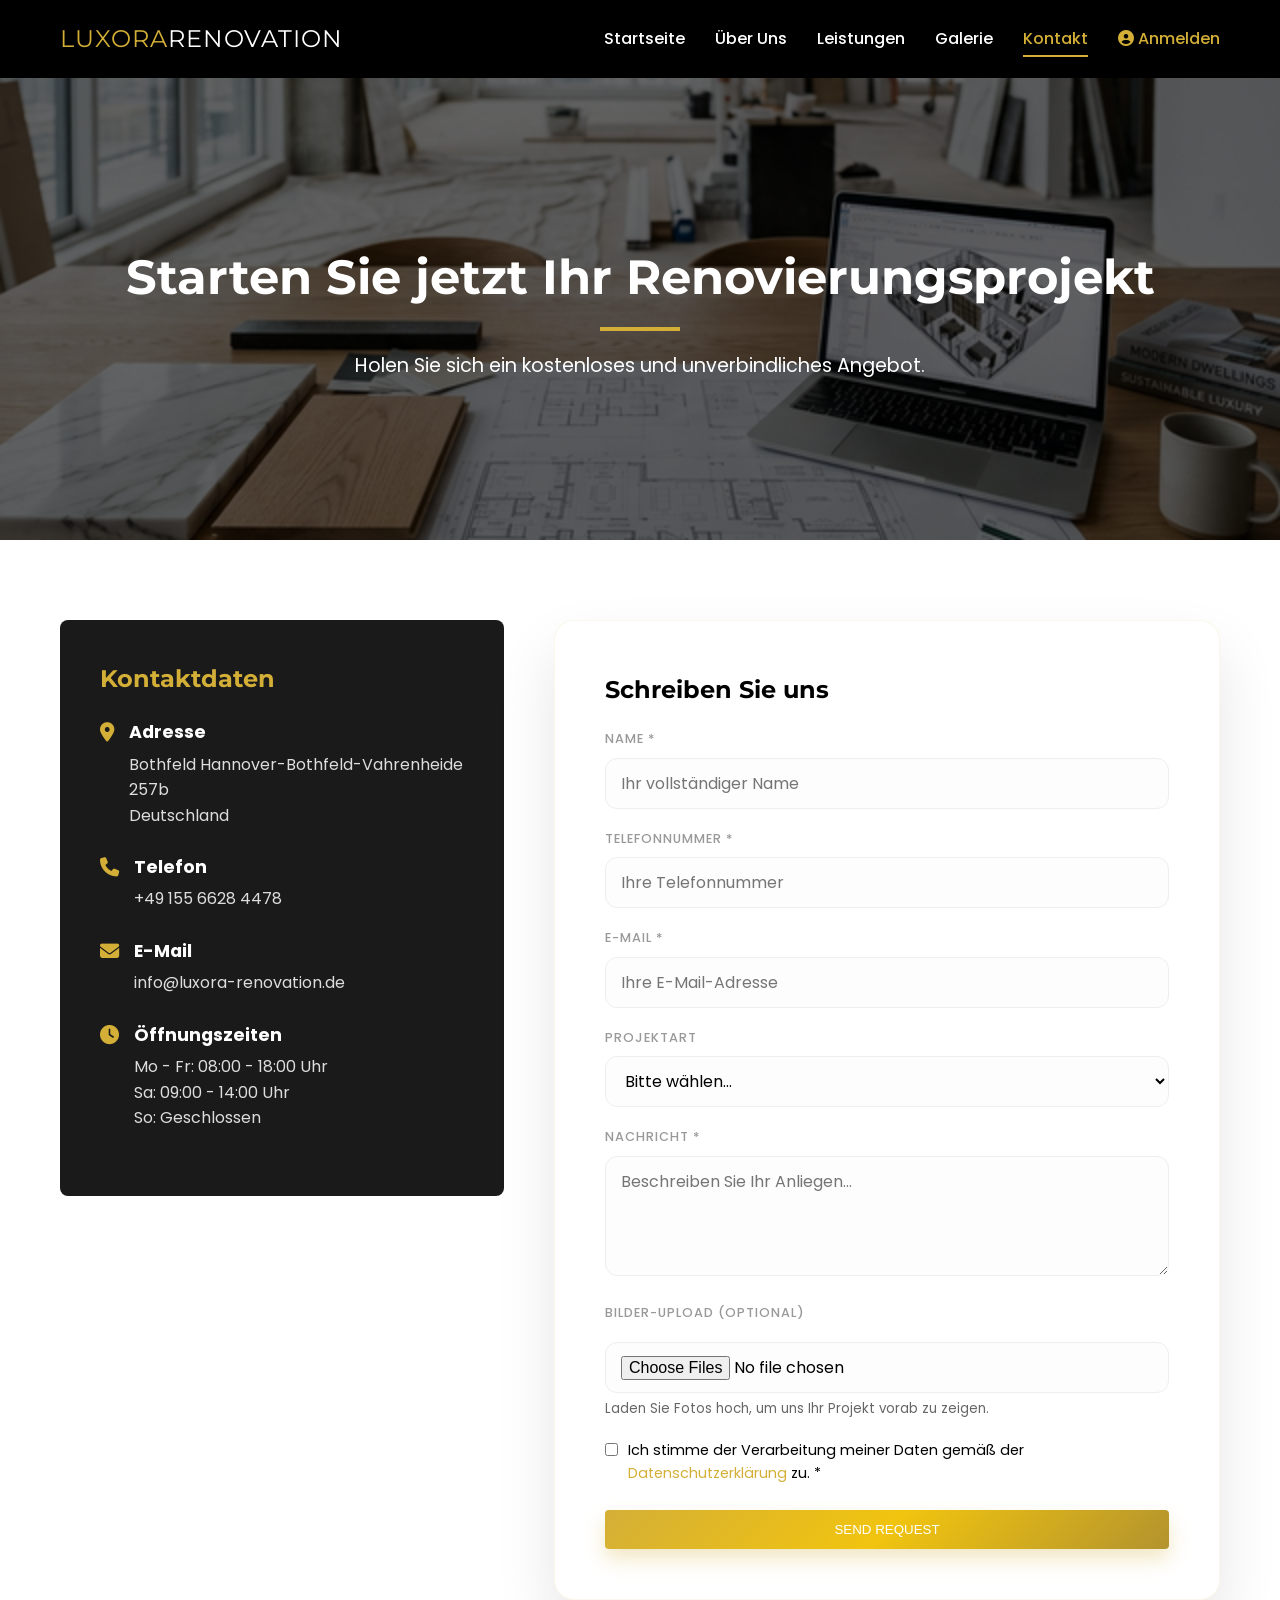
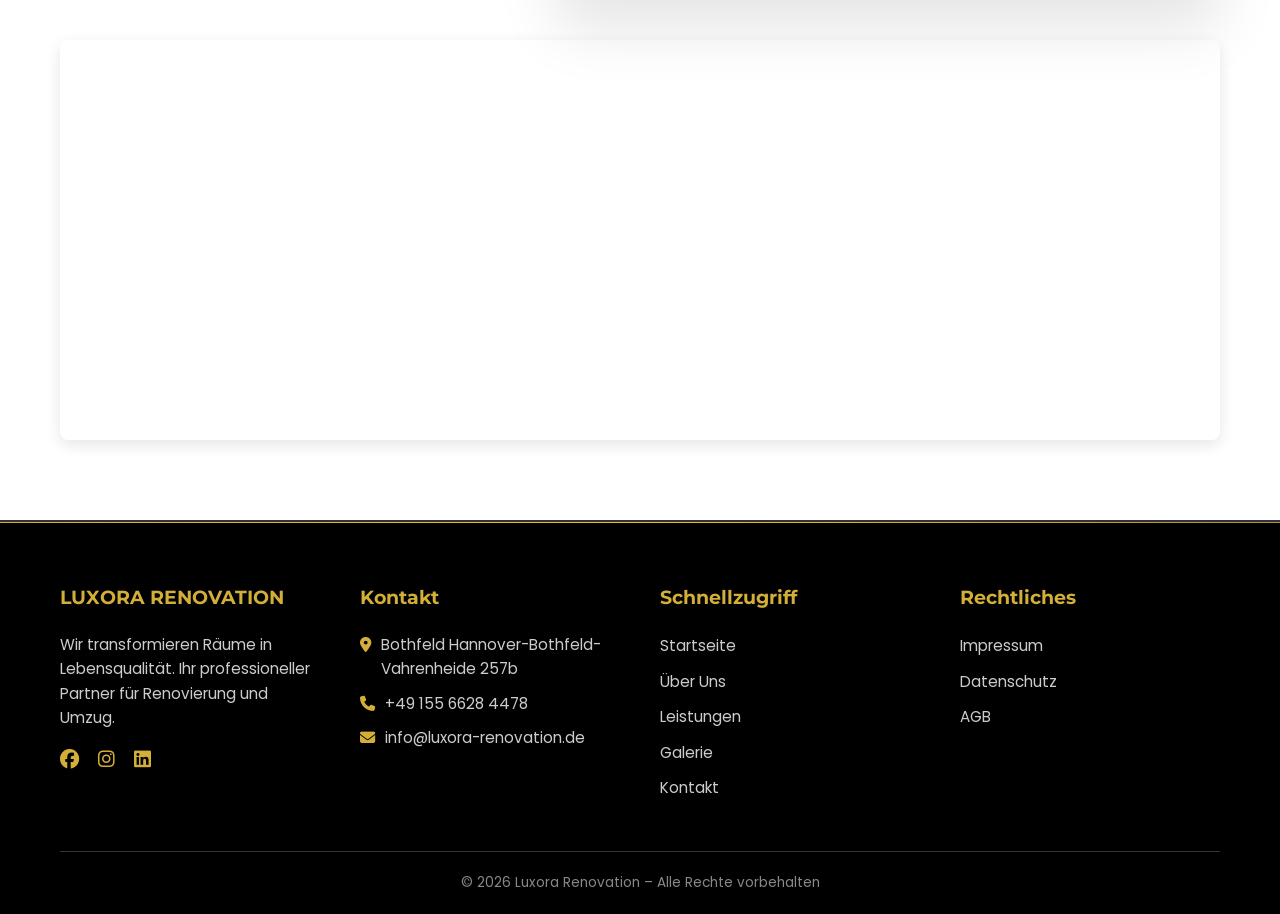
<file: kontakt.html>
<!DOCTYPE html>
<html lang="de">

<head>
    <meta charset="UTF-8">
    <meta name="viewport" content="width=device-width, initial-scale=1.0">
    <title>Kontakt | Luxora Renovation</title>
    <link rel="stylesheet" href="https://cdnjs.cloudflare.com/ajax/libs/font-awesome/6.4.0/css/all.min.css">
    <link rel="stylesheet" href="css/styles.css">
    <link rel="stylesheet" href="css/polish.css">

    <!-- Favicon -->
    <link rel="icon" type="image/png" href="images/favicon.png">

    <style>
        .page-header {
            background: linear-gradient(rgba(0, 0, 0, 0.7), rgba(0, 0, 0, 0.7)), url('https://images.unsplash.com/photo-1423666639041-f56000c27a9a?ixlib=rb-4.0.3&auto=format&fit=crop&w=2000&q=80') center/cover no-repeat;
            padding: 150px 0 80px;
            text-align: center;
            color: var(--white);
        }

        .contact-layout {
            display: grid;
            grid-template-columns: 1fr 1.5fr;
            gap: 50px;
        }

        .contact-info {
            background: var(--dark-gray);
            color: var(--white);
            padding: 40px;
            border-radius: 8px;
            align-self: start;
        }

        .contact-info h3 {
            color: var(--primary-color);
            margin-bottom: 20px;
            font-size: 1.5rem;
        }

        .info-item {
            display: flex;
            align-items: flex-start;
            gap: 15px;
            margin-bottom: 25px;
        }

        .info-item i {
            color: var(--primary-color);
            font-size: 1.2rem;
            margin-top: 5px;
        }

        .info-item p {
            color: #ddd;
        }

        .info-item strong {
            display: block;
            color: var(--white);
            font-size: 1.1rem;
            margin-bottom: 5px;
        }

        .contact-form {
            background: var(--light-gray);
            padding: 40px;
            border-radius: 8px;
        }

        .form-group {
            margin-bottom: 20px;
        }

        .form-group label {
            display: block;
            margin-bottom: 8px;
            font-weight: 500;
        }

        .form-control {
            width: 100%;
            padding: 12px 15px;
            border: 1px solid #ccc;
            border-radius: 4px;
            font-family: inherit;
            font-size: 1rem;
            transition: border-color 0.3s;
        }

        .form-control:focus {
            outline: none;
            border-color: var(--primary-color);
        }

        textarea.form-control {
            resize: vertical;
            min-height: 120px;
        }

        .file-upload {
            margin-top: 10px;
        }

        .checkbox-group {
            display: flex;
            align-items: flex-start;
            gap: 10px;
            font-size: 0.9rem;
            margin-top: 20px;
        }

        .checkbox-group input {
            margin-top: 4px;
        }

        /* Map Layout */
        .map-container {
            margin-top: 40px;
            height: 400px;
            width: 100%;
            border-radius: 8px;
            overflow: hidden;
            box-shadow: 0 5px 15px rgba(0, 0, 0, 0.1);
        }

        .map-container iframe {
            width: 100%;
            height: 100%;
            border: 0;
        }

        @media (max-width: 900px) {
            .contact-layout {
                grid-template-columns: 1fr;
            }
        }
    </style>
</head>

<body>

    <!-- Navigation -->
    <nav class="navbar">
        <div class="container">
            <a href="index.html" class="logo">LUXORA<span>RENOVATION</span></a>
            <div class="hamburger">
                <div></div>
                <div></div>
                <div></div>
            </div>
            <ul class="nav-links">
                <li><a href="index.html">Startseite</a></li>
                <li><a href="ueber-uns.html">Über Uns</a></li>
                <li><a href="leistungen.html">Leistungen</a></li>
                <li><a href="galerie.html">Galerie</a></li>
                <li><a href="kontakt.html" class="active">Kontakt</a></li>
                <!-- Special Feature Link -->
                <li><a href="dashboard-login.html" style="color: var(--primary-color);"><i
                            class="fa-solid fa-user-circle"></i> Anmelden</a></li>
            </ul>
        </div>
    </nav>

    <!-- Page Header -->
    <header class="page-hero" style="background-image: url('images/contact-hero-bg.png');">
        <div class="container">
            <h1>Starten Sie jetzt Ihr Renovierungsprojekt</h1>
            <p>Holen Sie sich ein kostenloses und unverbindliches Angebot.</p>
        </div>
    </header>

    <section class="section">
        <div class="container">
            <div class="contact-layout">

                <!-- Contact Info Side -->
                <div class="contact-info">
                    <h3>Kontaktdaten</h3>

                    <div class="info-item">
                        <i class="fa-solid fa-location-dot"></i>
                        <div>
                            <strong>Adresse</strong>
                            <p>Bothfeld Hannover-Bothfeld-Vahrenheide 257b<br>Deutschland</p>
                        </div>
                    </div>

                    <div class="info-item">
                        <i class="fa-solid fa-phone"></i>
                        <div>
                            <strong>Telefon</strong>
                            <p><a href="tel:+4915566284478">+49 155 6628 4478</a></p>
                        </div>
                    </div>

                    <div class="info-item">
                        <i class="fa-solid fa-envelope"></i>
                        <div>
                            <strong>E-Mail</strong>
                            <p><a href="mailto:info@webtech-agentur.de">info@luxora-renovation.de</a></p>
                        </div>
                    </div>

                    <div class="info-item">
                        <i class="fa-solid fa-clock"></i>
                        <div>
                            <strong>Öffnungszeiten</strong>
                            <p>Mo - Fr: 08:00 - 18:00 Uhr<br>Sa: 09:00 - 14:00 Uhr<br>So: Geschlossen</p>
                        </div>
                    </div>
                </div>

                <!-- Contact Form Side -->
                <div class="contact-form">
                    <h3 style="margin-bottom: 20px; font-size: 1.5rem;">Schreiben Sie uns</h3>
                    <form
                        onsubmit="event.preventDefault(); alert('Vielen Dank für Ihre Anfrage! Wir melden uns in Kürze.');">

                        <div class="form-group">
                            <label for="name">Name *</label>
                            <input type="text" id="name" class="form-control" required
                                placeholder="Ihr vollständiger Name">
                        </div>

                        <div class="form-group">
                            <label for="phone">Telefonnummer *</label>
                            <input type="tel" id="phone" class="form-control" required placeholder="Ihre Telefonnummer">
                        </div>

                        <div class="form-group">
                            <label for="email">E-Mail *</label>
                            <input type="email" id="email" class="form-control" required
                                placeholder="Ihre E-Mail-Adresse">
                        </div>

                        <div class="form-group">
                            <label for="project-type">Projektart</label>
                            <select id="project-type" class="form-control">
                                <option value="">Bitte wählen...</option>
                                <option value="Renovierung">Komplette Immobilienrenovierung</option>
                                <option value="Badezimmer">Badezimmerrenovierung</option>
                                <option value="Sanitaer">Sanitärinstallationen</option>
                                <option value="Kueche">Küchenmontage</option>
                                <option value="Moebel">Möbelmontage</option>
                                <option value="Umzug">Umzugsservice</option>
                                <option value="Andere">Sonstiges</option>
                            </select>
                        </div>

                        <div class="form-group">
                            <label for="message">Nachricht *</label>
                            <textarea id="message" class="form-control" required
                                placeholder="Beschreiben Sie Ihr Anliegen..."></textarea>
                        </div>

                        <div class="form-group">
                            <label for="file-upload">Bilder-Upload (optional)</label>
                            <input type="file" id="file-upload" class="form-control file-upload" accept="image/*"
                                multiple>
                            <small style="color: #666; margin-top: 5px; display: block;">Laden Sie Fotos hoch, um uns
                                Ihr Projekt vorab zu zeigen.</small>
                        </div>

                        <div class="checkbox-group">
                            <input type="checkbox" id="privacy" required>
                            <label for="privacy">Ich stimme der Verarbeitung meiner Daten gemäß der <a
                                    href="datenschutz.html"
                                    style="color: var(--primary-color);">Datenschutzerklärung</a> zu. *</label>
                        </div>

                        <button type="submit" class="btn btn-primary" style="margin-top: 25px; width: 100%;">SEND
                            REQUEST</button>
                    </form>
                </div>

            </div>

            <!-- Interactive Map -->
            <div class="map-container">
                <iframe
                    src="https://www.google.com/maps/embed?pb=!1m18!1m12!1m3!1d2127.1!2d11.5!3d48.1!2m3!1f0!2f0!3f0!3m2!1i1024!2i768!4f13.1!3m3!1m2!1s0x0%3A0x0!2zNDjCsDA2JzAwLjAiTiAxMcKwMzAnMDAuMCJF!5e0!3m2!1sde!2sde!4v1234567890"
                    allowfullscreen="" loading="lazy" referrerpolicy="no-referrer-when-downgrade">
                </iframe>
            </div>
        </div>
    </section>

    <!-- Global Footer -->
    <footer>
        <div class="container">
            <div class="footer-content">
                <div class="footer-col">
                    <h3>LUXORA RENOVATION</h3>
                    <p>Wir transformieren Räume in Lebensqualität. Ihr professioneller Partner für Renovierung und
                        Umzug.</p>
                    <div class="social-icons" style="margin-top: 15px;">
                        <a href="#" style="color: var(--primary-color); font-size: 1.2rem; margin-right: 15px;"><i
                                class="fa-brands fa-facebook"></i></a>
                        <a href="#" style="color: var(--primary-color); font-size: 1.2rem; margin-right: 15px;"><i
                                class="fa-brands fa-instagram"></i></a>
                        <a href="#" style="color: var(--primary-color); font-size: 1.2rem;"><i
                                class="fa-brands fa-linkedin"></i></a>
                    </div>
                </div>

                <div class="footer-col">
                    <h3>Kontakt</h3>
                    <p><i class="fa-solid fa-location-dot"></i> Bothfeld Hannover-Bothfeld-Vahrenheide 257b</p>
                    <p><i class="fa-solid fa-phone"></i> +49 155 6628 4478</p>
                    <p><i class="fa-solid fa-envelope"></i> <a
                            href="mailto:info@webtech-agentur.de">info@luxora-renovation.de</a></p>
                </div>

                <div class="footer-col">
                    <h3>Schnellzugriff</h3>
                    <ul class="footer-links">
                        <li><a href="index.html">Startseite</a></li>
                        <li><a href="ueber-uns.html">Über Uns</a></li>
                        <li><a href="leistungen.html">Leistungen</a></li>
                        <li><a href="galerie.html">Galerie</a></li>
                        <li><a href="kontakt.html">Kontakt</a></li>
                    </ul>
                </div>

                <div class="footer-col">
                    <h3>Rechtliches</h3>
                    <ul class="footer-links">
                        <li><a href="impressum.html">Impressum</a></li>
                        <li><a href="datenschutz.html">Datenschutz</a></li>
                        <li><a href="agb.html">AGB</a></li>
                    </ul>
                </div>
            </div>

            <div class="footer-bottom">
                <p>&copy; 2026 Luxora Renovation – Alle Rechte vorbehalten</p>
            </div>
        </div>
    </footer>

    <script src="js/script.js"></script>
    <script>
        // Pre-select service based on URL parameter
        document.addEventListener('DOMContentLoaded', () => {
            const urlParams = new URLSearchParams(window.location.search);
            const serviceParam = urlParams.get('service');
            if (serviceParam) {
                const select = document.getElementById('project-type');
                switch (serviceParam) {
                    case 'renovierung': select.value = 'Renovierung'; break;
                    case 'badezimmer': select.value = 'Badezimmer'; break;
                    case 'sanitaer': select.value = 'Sanitaer'; break;
                    case 'kueche': select.value = 'Kueche'; break;
                    case 'moebel': select.value = 'Moebel'; break;
                    case 'umzug': select.value = 'Umzug'; break;
                }
            }
        });
    </script>
</body>

</html>
</file>
<file: css/styles.css>
@import url('https://fonts.googleapis.com/css2?family=Montserrat:wght@700&family=Poppins:wght@400;500;600&display=swap');

:root {
    --primary-color: #D4AF37;
    /* Gold */
    --black: #000000;
    --white: #FFFFFF;
    --dark-gray: #1a1a1a;
    --light-gray: #f4f4f4;
    --border-color: #333333;

    --font-heading: 'Montserrat', sans-serif;
    --font-body: 'Poppins', sans-serif;

    --transition-speed: 0.3s;
}

* {
    margin: 0;
    padding: 0;
    box-sizing: border-box;
}

html {
    scroll-behavior: smooth;
}

body {
    font-family: var(--font-body);
    background-color: var(--white);
    color: var(--black);
    line-height: 1.6;
    overflow-x: hidden;
}

h1,
h2,
h3,
h4,
h5,
h6 {
    font-family: var(--font-heading);
    color: var(--black);
}

a {
    text-decoration: none;
    color: inherit;
    transition: color var(--transition-speed) ease;
}

ul {
    list-style: none;
}

/* Base Components */
.container {
    max-width: 1200px;
    margin: 0 auto;
    padding: 0 20px;
}

.section {
    padding: 80px 0;
}

/* Typography Enhancements */
.section-title {
    font-size: 2.5rem;
    text-align: center;
    margin-bottom: 3rem;
    position: relative;
    padding-bottom: 1rem;
}

.section-title::after {
    content: '';
    position: absolute;
    bottom: 0;
    left: 50%;
    transform: translateX(-50%);
    width: 60px;
    height: 3px;
    background-color: var(--primary-color);
}

/* Buttons */
.btn {
    display: inline-block;
    padding: 12px 28px;
    font-weight: 500;
    border-radius: 4px;
    cursor: pointer;
    transition: all var(--transition-speed) ease;
    border: 2px solid transparent;
    text-align: center;
}

.btn-primary {
    background-color: var(--primary-color);
    color: var(--white);
}

.btn-primary:hover {
    background-color: #b3932e;
    transform: translateY(-2px);
    box-shadow: 0 4px 15px rgba(212, 175, 55, 0.4);
}

.btn-outline {
    background-color: transparent;
    color: var(--white);
    border-color: var(--white);
}

.btn-outline:hover {
    background-color: var(--white);
    color: var(--black);
    transform: translateY(-2px);
}

.btn-gold {
    background-color: var(--primary-color);
    color: var(--white);
    border-radius: 30px;
    box-shadow: 0 4px 15px rgba(0, 0, 0, 0.2);
    font-weight: 600;
    transition: all 0.4s ease;
}

.btn-gold:hover {
    transform: translateY(-4px);
    box-shadow: 0 8px 25px rgba(212, 175, 55, 0.5);
    background-color: #e6c555;
}

.btn-outline:hover {
    background-color: var(--white);
    color: var(--black);
    transform: translateY(-2px);
}

/* Navigation */
.navbar {
    background-color: var(--black);
    color: var(--white);
    padding: 20px 0;
    position: fixed;
    width: 100%;
    top: 0;
    z-index: 1000;
    transition: padding var(--transition-speed) ease;
}

.navbar.scrolled {
    padding: 15px 0;
    box-shadow: 0 2px 10px rgba(0, 0, 0, 0.5);
}

.navbar .container {
    display: flex;
    justify-content: space-between;
    align-items: center;
}

.logo {
    font-family: var(--font-heading);
    font-size: 1.5rem;
    color: var(--primary-color);
    letter-spacing: 1px;
}

.logo span {
    color: var(--white);
}

.nav-links {
    display: flex;
    gap: 30px;
}

.nav-links a {
    font-weight: 500;
    font-size: 1rem;
}

.nav-links a:hover,
.nav-links a.active {
    color: var(--primary-color);
}

.hamburger {
    display: none;
    cursor: pointer;
    flex-direction: column;
    gap: 5px;
    z-index: 1001;
}

.hamburger div {
    width: 28px;
    height: 3px;
    background-color: var(--white);
    transition: all 0.3s ease;
    border-radius: 2px;
}

/* Mobile Nav Styles */
@media (max-width: 992px) {
    .hamburger {
        display: flex;
    }

    .nav-links {
        position: fixed;
        right: -100%;
        top: 0;
        height: 100vh;
        width: 70%;
        background-color: var(--black);
        flex-direction: column;
        align-items: center;
        justify-content: center;
        gap: 30px;
        transition: right 0.5s cubic-bezier(0.77, 0.2, 0.05, 1.0);
        box-shadow: -10px 0 30px rgba(0, 0, 0, 0.5);
        z-index: 1000;
    }

    .nav-links.active {
        right: 0;
    }

    .nav-links li {
        opacity: 0;
        transform: translateX(50px);
    }

    .nav-links.active li {
        opacity: 1;
        transform: translateX(0);
        transition: all 0.4s ease forwards;
    }

    /* Staggered animation for links */
    .nav-links.active li:nth-child(1) {
        transition-delay: 0.1s;
    }

    .nav-links.active li:nth-child(2) {
        transition-delay: 0.2s;
    }

    .nav-links.active li:nth-child(3) {
        transition-delay: 0.3s;
    }

    .nav-links.active li:nth-child(4) {
        transition-delay: 0.4s;
    }

    .nav-links.active li:nth-child(5) {
        transition-delay: 0.5s;
    }

    .nav-links.active li:nth-child(6) {
        transition-delay: 0.6s;
    }
}

/* Premium Hero Section */
.premium-hero {
    position: relative;
    height: 100vh;
    display: flex;
    align-items: center;
    justify-content: center;
    text-align: center;
    color: var(--white);
    background: url('https://images.unsplash.com/photo-1600596542815-ffad4c1539a9?ixlib=rb-4.0.3&auto=format&fit=crop&w=2000&q=80') center/cover no-repeat;
    overflow: hidden;
}

.hero-overlay {
    position: absolute;
    top: 0;
    left: 0;
    width: 100%;
    height: 100%;
    background: linear-gradient(135deg, rgba(0, 0, 0, 0.8) 0%, rgba(0, 0, 0, 0.4) 100%);
    z-index: 1;
}

.hero-content {
    position: relative;
    z-index: 2;
    max-width: 900px;
    padding: 0 20px;
}

.premium-hero h1 {
    font-size: 4.5rem;
    line-height: 1.1;
    margin-bottom: 25px;
    color: var(--white);
    animation: fadeInUp 1s ease-out;
}

.premium-hero h1 span {
    color: var(--primary-color);
    display: block;
    font-weight: 300;
}

.premium-hero p {
    font-size: 1.25rem;
    margin-bottom: 40px;
    color: rgba(255, 255, 255, 0.9);
    max-width: 600px;
    margin-left: auto;
    margin-right: auto;
    animation: fadeInUp 1s ease-out 0.2s both;
}

.hero-buttons {
    display: flex;
    gap: 20px;
    justify-content: center;
    animation: fadeInUp 1s ease-out 0.4s both;
}

.hero-buttons a {
    padding: 15px 35px;
    border-radius: 50px;
    font-weight: 600;
    text-transform: uppercase;
    letter-spacing: 1px;
    font-size: 0.85rem;
    transition: all 0.3s ease;
}

.btn-secondary {
    background: transparent;
    border: 2px solid var(--white);
    color: var(--white);
}

.btn-secondary:hover {
    background: var(--white);
    color: var(--black);
    transform: translateY(-3px);
}

.scroll-indikator {
    position: absolute;
    bottom: 30px;
    left: 50%;
    transform: translateX(-50%);
    z-index: 2;
}

.scroll-indikator span {
    width: 30px;
    height: 50px;
    border: 2px solid rgba(255, 255, 255, 0.3);
    border-radius: 25px;
    display: block;
    position: relative;
}

.scroll-indikator span::before {
    content: '';
    width: 6px;
    height: 6px;
    background: var(--primary-color);
    border-radius: 50%;
    position: absolute;
    top: 10px;
    left: 50%;
    transform: translateX(-50%);
    animation: scrollDown 2s infinite;
}

@keyframes scrollDown {
    0% {
        opacity: 0;
        transform: translate(-50%, 0);
    }

    30% {
        opacity: 1;
    }

    100% {
        opacity: 0;
        transform: translate(-50%, 20px);
    }
}

@media (max-width: 768px) {
    .premium-hero {
        background-position: center;
        padding-top: 60px;
    }

    .premium-hero h1 {
        font-size: 2.8rem;
    }

    .premium-hero p {
        font-size: 1.1rem;
        margin-bottom: 30px;
    }

    .hero-buttons {
        flex-direction: column;
        gap: 15px;
        width: 100%;
        max-width: 300px;
        margin: 0 auto;
    }

    .hero-buttons a {
        width: 100%;
    }
}

/* Advantages Section */
/* Modern Advantages Layout */
.advantages {
    background-color: var(--white);
    overflow: hidden;
}

.advantages-layout {
    display: grid;
    grid-template-columns: 1fr 1fr;
    gap: 80px;
    align-items: center;
}

.advantages-list {
    display: flex;
    flex-direction: column;
    gap: 30px;
}

.advantage-item {
    display: flex;
    gap: 20px;
    align-items: flex-start;
    padding: 15px;
    border-radius: 12px;
    transition: all 0.3s ease;
}

.advantage-item:hover {
    background: var(--light-gray);
    transform: translateX(10px);
}

.advantage-item i {
    font-size: 1.5rem;
    color: var(--primary-color);
    background: rgba(212, 175, 55, 0.1);
    width: 50px;
    height: 50px;
    display: flex;
    align-items: center;
    justify-content: center;
    border-radius: 10px;
    flex-shrink: 0;
}

.advantage-item h4 {
    font-size: 1.1rem;
    margin-bottom: 5px;
    color: var(--black);
}

.advantage-item p {
    font-size: 0.9rem;
    color: #666;
    line-height: 1.5;
}

/* Interactive Dashboard Redesign - Premium Quality */
.premium-interactive {
    background: var(--dark-gray);
    border-radius: 24px;
    overflow: hidden;
    box-shadow: 0 40px 80px rgba(0, 0, 0, 0.4);
    display: flex;
    flex-direction: column;
    border: 1px solid rgba(212, 175, 55, 0.15);
}

.dashboard-visual {
    position: relative;
    height: 280px;
    width: 100%;
    overflow: hidden;
}

.dashboard-visual img.phase-image {
    width: 100%;
    height: 100%;
    object-fit: cover;
    transition: opacity 0.8s ease, transform 1.2s ease;
}

.dashboard-visual .visual-overlay {
    position: absolute;
    top: 0;
    left: 0;
    width: 100%;
    height: 100%;
    background: linear-gradient(0deg, rgba(30,30,30,0.95) 0%, rgba(30,30,30,0.2) 60%, rgba(30,30,30,0) 100%);
    display: flex;
    align-items: flex-end;
    padding: 20px 30px;
}

.progression-ring {
    position: relative;
    width: 100px;
    height: 100px;
}

.progression-ring svg {
    width: 100%;
    height: 100%;
    transform: rotate(-90deg);
}

.progression-ring circle {
    fill: none;
    stroke-width: 6;
    stroke-linecap: round;
}

.progression-ring .ring-bg {
    stroke: rgba(255, 255, 255, 0.1);
}

.progression-ring .ring-progress {
    stroke: var(--primary-color);
    stroke-dasharray: 289; /* 2 * PI * r where r=46 -> approx 289 */
    stroke-dashoffset: 289;
    transition: stroke-dashoffset 1.5s cubic-bezier(0.175, 0.885, 0.32, 1.275);
}

.ring-content {
    position: absolute;
    top: 50%;
    left: 50%;
    transform: translate(-50%, -50%);
    text-align: center;
}

.ring-value {
    display: block;
    color: var(--primary-color);
    font-size: 1.4rem;
    font-weight: 700;
    line-height: 1;
}

.ring-label {
    display: block;
    color: var(--white);
    font-size: 0.6rem;
    text-transform: uppercase;
    letter-spacing: 1px;
    margin-top: 2px;
}

.dashboard-info-container {
    padding: 30px;
    display: flex;
    flex-direction: column;
    gap: 25px;
}

.phasen-navigation-modern {
    display: flex;
    justify-content: space-between;
    background: rgba(255, 255, 255, 0.05);
    border-radius: 12px;
    padding: 8px;
}

.phasen-navigation-modern button {
    flex: 1;
    background: transparent;
    border: none;
    color: #888;
    padding: 10px 5px;
    font-size: 0.8rem;
    font-weight: 600;
    cursor: pointer;
    border-radius: 8px;
    transition: all 0.3s ease;
    display: flex;
    flex-direction: column;
    align-items: center;
    gap: 6px;
}

.phasen-navigation-modern button.aktiv {
    background: var(--primary-color);
    color: var(--white);
    box-shadow: 0 4px 15px rgba(212, 175, 55, 0.3);
}

.phasen-navigation-modern button i {
    font-size: 1.2rem;
}

.phase-details-modern {
    display: flex;
    flex-direction: column;
    gap: 15px;
}

.phase-details-modern .phase-subtitle {
    font-size: 0.75rem;
    color: var(--primary-color);
    text-transform: uppercase;
    letter-spacing: 2px;
    font-weight: 600;
}

.phase-details-modern h3 {
    color: var(--white);
    font-size: 1.6rem;
    margin-bottom: 5px;
    line-height: 1.2;
}

.detail-cards {
    display: grid;
    grid-template-columns: 1fr 1fr;
    gap: 15px;
}

.detail-card {
    background: rgba(255, 255, 255, 0.03);
    border: 1px solid rgba(255, 255, 255, 0.05);
    border-radius: 12px;
    padding: 15px;
    display: flex;
    align-items: flex-start;
    gap: 12px;
    transition: transform 0.3s ease, background 0.3s ease;
}

.detail-card:hover {
    background: rgba(255, 255, 255, 0.06);
    transform: translateY(-2px);
}

.detail-card i {
    color: var(--primary-color);
    font-size: 1.3rem;
    margin-top: 3px;
}

.detail-card .label {
    display: block;
    color: #888;
    font-size: 0.7rem;
    text-transform: uppercase;
    letter-spacing: 1px;
    margin-bottom: 4px;
}

.detail-card p {
    color: var(--white);
    font-size: 0.95rem;
    font-weight: 500;
    line-height: 1.3;
}

.highlight-status {
    color: var(--primary-color) !important;
}

.action-row {
    margin-top: 10px;
    display: flex;
}

.btn-dashboard-action {
    background: transparent;
    border: 1px solid var(--primary-color);
    color: var(--primary-color);
    padding: 12px 25px;
    border-radius: 30px;
    font-size: 0.85rem;
    font-weight: 600;
    cursor: pointer;
    transition: all 0.3s ease;
    display: flex;
    align-items: center;
    justify-content: center;
    gap: 10px;
    flex: 1;
}

.btn-dashboard-action:hover {
    background: var(--primary-color);
    color: var(--white);
    box-shadow: 0 4px 15px rgba(212, 175, 55, 0.4);
}

@media (max-width: 768px) {
    .detail-cards {
        grid-template-columns: 1fr;
    }
    
    .dashboard-visual {
        height: 220px;
    }
}

@media (max-width: 992px) {
    .advantages-layout {
        grid-template-columns: 1fr;
        gap: 50px;
    }
}

/* Core Services Redesign */
.leistungen-vorschau {
    background-color: var(--light-gray);
}

.service-grid {
    display: grid;
    grid-template-columns: repeat(auto-fit, minmax(280px, 1fr));
    gap: 25px;
}

@media (max-width: 480px) {
    .service-grid {
        grid-template-columns: 1fr;
    }
}

.service-card {
    background: var(--white);
    padding: 40px 30px;
    border-radius: 12px;
    text-align: center;
    transition: all 0.4s cubic-bezier(0.175, 0.885, 0.32, 1.275);
    border: 1px solid rgba(0, 0, 0, 0.05);
    display: flex;
    flex-direction: column;
    align-items: center;
    text-decoration: none;
    cursor: pointer;
}

.service-card:hover {
    transform: translateY(-10px);
    box-shadow: 0 20px 40px rgba(0, 0, 0, 0.1);
    border-color: var(--primary-color);
}

.service-icon {
    font-size: 2.5rem;
    color: var(--primary-color);
    margin-bottom: 20px;
    background: rgba(212, 175, 55, 0.1);
    width: 80px;
    height: 80px;
    display: flex;
    align-items: center;
    justify-content: center;
    border-radius: 50%;
    transition: all 0.4s ease;
}

.service-card:hover .service-icon {
    background: var(--primary-color);
    color: var(--white);
    transform: scale(1.1) rotate(10deg);
}

.service-card h3 {
    font-size: 1.4rem;
    margin-bottom: 15px;
    color: var(--black);
}

.service-card p {
    color: #666;
    font-size: 1rem;
    line-height: 1.6;
}

@media (max-width: 768px) {
    .service-grid {
        grid-template-columns: 1fr;
    }
}

/* Process Flow */
.process {
    background-color: var(--light-gray);
}

.process-steps {
    display: flex;
    justify-content: space-between;
    flex-wrap: wrap;
    gap: 20px;
    position: relative;
}

/* Simple timeline line for desktop */
@media (min-width: 768px) {
    .process-steps::before {
        content: '';
        position: absolute;
        top: 40px;
        left: 50px;
        right: 50px;
        height: 2px;
        background-color: #ddd;
        z-index: 1;
    }
}

.process-step {
    flex: 1;
    min-width: 150px;
    text-align: center;
    position: relative;
    z-index: 2;
}

.step-number {
    width: 80px;
    height: 80px;
    background-color: var(--white);
    border: 3px solid var(--primary-color);
    border-radius: 50%;
    display: flex;
    justify-content: center;
    align-items: center;
    font-size: 1.5rem;
    font-weight: 700;
    font-family: var(--font-heading);
    color: var(--black);
    margin: 0 auto 20px;
    box-shadow: 0 5px 15px rgba(0, 0, 0, 0.1);
    transition: all 0.3s ease;
}

.process-step:hover .step-number {
    background-color: var(--primary-color);
    color: var(--white);
}

.process-step h4 {
    font-size: 1.1rem;
}

/* Footer CTA */
.cta-overlay {
    background: linear-gradient(rgba(0, 0, 0, 0.8), rgba(0, 0, 0, 0.8)), url('../images/cta_renovation_bg.png') center/cover fixed;
    text-align: center;
    color: var(--white);
}

.cta-overlay h2 {
    color: var(--white);
    font-size: 2.5rem;
}

.cta-overlay p {
    margin-bottom: 30px;
    font-size: 1.1rem;
    max-width: 600px;
    margin-left: auto;
    margin-right: auto;
}

/* Footer */
footer {
    background-color: var(--black);
    color: var(--white);
    padding: 60px 0 20px;
    border-top: 2px solid var(--border-color);
}

.footer-content {
    display: grid;
    grid-template-columns: repeat(auto-fit, minmax(250px, 1fr));
    gap: 40px;
    margin-bottom: 40px;
}

.footer-col h3 {
    color: var(--primary-color);
    font-size: 1.2rem;
    margin-bottom: 20px;
}

.footer-col p {
    color: #ccc;
    font-size: 0.95rem;
    margin-bottom: 10px;
    display: flex;
    align-items: flex-start;
    gap: 10px;
}

.footer-col i {
    color: var(--primary-color);
    margin-top: 4px;
}

.footer-links li {
    margin-bottom: 10px;
}

.footer-links a {
    color: #ccc;
    font-size: 0.95rem;
}

.footer-links a:hover {
    color: var(--primary-color);
}

.footer-bottom {
    text-align: center;
    padding-top: 20px;
    border-top: 1px solid var(--border-color);
    font-size: 0.85rem;
    color: #888;
}

/* Animations */
@keyframes fadeInUp {
    from {
        opacity: 0;
        transform: translateY(30px);
    }

    to {
        opacity: 1;
        transform: translateY(0);
    }
}

/* Responsive */
@media (max-width: 900px) {
    .nav-links li {
        width: 100%;
        text-align: center;
    }
}

@media (max-width: 600px) {
    .hero h1 {
        font-size: 2.2rem;
    }

    .section-title {
        font-size: 2rem;
    }
}

/* NEW REFINEMENT STYLES */
/* Hero Sections for Secondary Pages */
.page-hero {
    min-height: 60vh;
    display: flex;
    align-items: center;
    justify-content: center;
    text-align: center;
    color: var(--white);
    background-size: cover;
    background-position: center;
    background-repeat: no-repeat;
    position: relative;
    padding-top: 80px;
}

.page-hero::before {
    content: '';
    position: absolute;
    top: 0;
    left: 0;
    right: 0;
    bottom: 0;
    background: rgba(0, 0, 0, 0.6);
    z-index: 1;
}

.page-hero .container {
    position: relative;
    z-index: 2;
}

.page-hero h1 {
    font-size: 3rem;
    color: var(--white);
    margin-bottom: 20px;
    position: relative;
    display: inline-block;
    padding-bottom: 15px;
}

.page-hero h1::after {
    content: '';
    position: absolute;
    bottom: 0;
    left: 50%;
    transform: translateX(-50%);
    width: 80px;
    height: 4px;
    background-color: var(--primary-color);
}

.page-hero p {
    font-size: 1.2rem;
    max-width: 800px;
    margin: 0 auto;
}

@media (max-width: 768px) {
    .page-hero {
        min-height: 50vh;
        padding-top: 100px;
    }

    .page-hero h1 {
        font-size: 2.2rem;
    }

    .page-hero p {
        font-size: 1rem;
    }
}

/* Service Images Hover Effect */
.service-detail-image img {
    width: 100%;
    height: 400px;
    object-fit: cover;
    border-radius: 12px;
    box-shadow: 0 10px 30px rgba(0, 0, 0, 0.15);
    transition: transform 0.4s ease, box-shadow 0.4s ease;
    cursor: pointer;
}

.service-detail-image img:hover {
    transform: translateY(-5px) scale(1.03);
    box-shadow: 0 0 25px rgba(212, 175, 55, 0.6);
}

/* Gallery Before Effect */
.gallery-image-before img {
    filter: grayscale(40%) brightness(80%);
}

/* Legal Pages Wrapper */
.legal-content {
    max-width: 900px;
    margin: 0 auto;
    background: var(--white);
    padding: 60px 40px;
    border-radius: 8px;
    box-shadow: 0 5px 20px rgba(0, 0, 0, 0.05);
}

.legal-content h1 {
    font-size: 2.5rem;
    margin-bottom: 30px;
    color: var(--black);
    position: relative;
    padding-bottom: 15px;
}

.legal-content h1::after {
    content: '';
    position: absolute;
    bottom: 0;
    left: 0;
    width: 60px;
    height: 3px;
    background-color: var(--primary-color);
}

.legal-content h2 {
    font-size: 1.8rem;
    margin-top: 40px;
    margin-bottom: 20px;
    color: var(--black);
}

.legal-content h3 {
    font-size: 1.4rem;
    margin-top: 30px;
    margin-bottom: 15px;
}

.legal-content p,
.legal-content ul {
    font-size: 1rem;
    color: #444;
    margin-bottom: 20px;
    line-height: 1.8;
}

.legal-content ul {
    padding-left: 20px;
    list-style-type: square;
}

.legal-content ul li::marker {
    color: var(--primary-color);
}

/* Premium Lightbox Modal */
.lightbox-modal {
    display: none;
    position: fixed;
    z-index: 9999;
    left: 0;
    top: 0;
    width: 100%;
    height: 100%;
    background-color: rgba(0, 0, 0, 0.9);
    opacity: 0;
    transition: opacity 0.4s ease;
    align-items: center;
    justify-content: center;
}

.lightbox-modal.active {
    display: flex;
    opacity: 1;
}

.lightbox-content {
    max-width: 90vw;
    max-height: 90vh;
    border-radius: 12px;
    box-shadow: 0 0 40px rgba(212, 175, 55, 0.4);
    transform: scale(0.95);
    transition: transform 0.4s ease;
    object-fit: contain;
}

.lightbox-modal.active .lightbox-content {
    transform: scale(1);
}

.lightbox-close {
    position: absolute;
    top: 25px;
    right: 35px;
    color: var(--white);
    font-size: 40px;
    font-weight: 300;
    cursor: pointer;
    transition: color 0.3s, transform 0.3s;
}

.lightbox-close:hover {
    color: var(--primary-color);
    transform: scale(1.1);
}

/* Gallery Side-by-Side Showcase */
.gallery-showcase {
    display: flex;
    gap: 20px;
    margin-bottom: 25px;
}

.gallery-showcase .gallery-img-container {
    flex: 1;
    position: relative;
    border-radius: 12px;
    overflow: hidden;
    box-shadow: 0 10px 30px rgba(0, 0, 0, 0.15);
}

.gallery-showcase img {
    width: 100%;
    height: 450px;
    object-fit: cover;
    display: block;
}

.gallery-showcase .image-label {
    position: absolute;
    top: 20px;
    left: 20px;
    background: var(--primary-color);
    color: var(--white);
    padding: 6px 18px;
    border-radius: 4px;
    font-weight: 700;
    text-transform: uppercase;
    font-size: 0.85rem;
    letter-spacing: 1px;
    box-shadow: 0 4px 15px rgba(0, 0, 0, 0.3);
    z-index: 10;
}

.gallery-info-center {
    text-align: center;
    max-width: 800px;
    margin: 0 auto 80px auto;
}

.gallery-info-center h3 {
    font-size: 2rem;
    margin-bottom: 15px;
}

.gallery-info-center p {
    color: #555;
    font-size: 1.1rem;
    line-height: 1.6;
}

@media (max-width: 768px) {
    .gallery-showcase {
        flex-direction: column;
    }
}

/* Premium Gallery specific overrides */
.gallery-hero {
    min-height: 75vh;
    background: linear-gradient(rgba(0, 0, 0, 0.7), rgba(0, 0, 0, 0.7)), url('../images/gallery_hero_bg_1772182798616.png') center/cover no-repeat;
}

.gallery-hero h1::after {
    width: 80px;
}

.gallery-showcase .gallery-img-container {
    border-radius: 16px;
    overflow: hidden;
    position: relative;
    box-shadow: 0 10px 25px rgba(0, 0, 0, 0.1);
}

.gallery-showcase .gallery-img-container img {
    border-radius: 16px;
    transition: transform 0.4s ease, box-shadow 0.4s ease, filter 0.4s ease;
    cursor: pointer;
}

.gallery-showcase .gallery-img-container img:hover {
    transform: scale(1.03);
    box-shadow: 0 15px 40px rgba(0, 0, 0, 0.25);
}

/* BEFORE Image Styling */
.gallery-image-before img {
    filter: grayscale(60%) brightness(65%) contrast(85%);
}

.gallery-image-before img:hover {
    filter: grayscale(20%) brightness(85%) contrast(95%);
}

/* AFTER Image Styling */
.gallery-image-after img {
    filter: none;
}

/* Badges */
.badge-before,
.badge-after {
    position: absolute;
    top: 20px;
    left: 20px;
    padding: 6px 16px;
    border-radius: 4px;
    font-weight: 700;
    font-size: 0.85rem;
    letter-spacing: 1px;
    z-index: 10;
    box-shadow: 0 4px 15px rgba(0, 0, 0, 0.3);
    text-transform: uppercase;
}

.badge-before {
    background: var(--dark-gray);
    color: var(--white);
}

.badge-after {
    background: var(--primary-color);
    color: var(--white);
}

/* Creative Services Hero */
.leistungen-hero-kreativ {
    position: relative;
    height: 70vh;
    min-height: 500px;
    display: flex;
    align-items: center;
    justify-content: center;
    overflow: hidden;
    background: #0a0a0a;
    color: var(--white);
    padding-top: 80px;
}

.leistungen-hero-kreativ::before {
    content: '';
    position: absolute;
    top: 0;
    left: 0;
    width: 100%;
    height: 100%;
    background: url('../luxora_services_bright.png') center/cover no-repeat;
    opacity: 0.8;
}

.leistungen-hero-kreativ .hero-overlay {
    position: absolute;
    top: 0;
    left: 0;
    width: 100%;
    height: 100%;
    background: linear-gradient(rgba(0, 0, 0, 0.4) 0%, rgba(0, 0, 0, 0.1) 100%);
    z-index: 1;
}

.hero-shape {
    position: absolute;
    bottom: -10%;
    right: -5%;
    width: 60%;
    height: 100%;
    background: var(--primary-color);
    clip-path: polygon(100% 0, 0% 100%, 100% 100%);
    opacity: 0.1;
    z-index: 1;
    animation: shapeFloat 10s ease-in-out infinite alternate;
}

@keyframes shapeFloat {
    from {
        transform: translate(0, 0) rotate(0deg);
    }

    to {
        transform: translate(-20px, -20px) rotate(2deg);
    }
}

.leistungen-hero-kreativ .hero-content {
    position: relative;
    z-index: 2;
    text-align: center;
    max-width: 800px;
    padding: 0 20px;
}

.leistungen-hero-kreativ h1 {
    font-size: 5rem;
    font-weight: 800;
    text-transform: uppercase;
    letter-spacing: -2px;
    line-height: 0.9;
    margin-bottom: 20px;
    background: linear-gradient(to bottom, #fff 0%, #aaa 100%);
    -webkit-background-clip: text;
    background-clip: text;
    -webkit-text-fill-color: transparent;
    animation: fadeInUp 1s ease-out;
}

.leistungen-hero-kreativ p {
    font-size: 1.5rem;
    color: var(--primary-color);
    font-weight: 300;
    letter-spacing: 1px;
    animation: fadeInUp 1s ease-out 0.2s both;
}

@media (max-width: 768px) {
    .leistungen-hero-kreativ {
        height: 65vh;
    }

    .leistungen-hero-kreativ h1 {
        font-size: 2.5rem;
    }

    .leistungen-hero-kreativ p {
        font-size: 1.1rem;
    }
}

/* New Gallery Styling */
.galerie-section {
    padding: 100px 0;
    background: var(--white);
}

.galerie-item {
    margin-bottom: 120px;
}

.galerie-item h3 {
    font-size: 2.2rem;
    color: var(--black);
    text-align: center;
    margin-bottom: 40px;
    font-weight: 700;
    letter-spacing: 1px;
}

.vorher-nachher-container {
    display: grid;
    grid-template-columns: 1fr 1fr;
    gap: 30px;
    background: var(--light-gray);
    padding: 30px;
    border-radius: 20px;
    box-shadow: 0 20px 50px rgba(0, 0, 0, 0.05);
}

.bild {
    position: relative;
    border-radius: 12px;
    overflow: hidden;
    height: 450px;
}

.bild img {
    width: 100%;
    height: 100%;
    object-fit: cover;
    transition: transform 0.5s ease;
}

.bild:hover img {
    transform: scale(1.05);
}

.bild span {
    position: absolute;
    top: 20px;
    left: 20px;
    background: var(--primary-color);
    color: var(--white);
    padding: 8px 18px;
    border-radius: 50px;
    font-size: 0.85rem;
    font-weight: 700;
    letter-spacing: 1px;
    z-index: 2;
    box-shadow: 0 5px 15px rgba(0, 0, 0, 0.2);
}

.bild.nachher span {
    background: var(--black);
}

@media (max-width: 992px) {
    .vorher-nachher-container {
        grid-template-columns: 1fr;
        padding: 20px;
    }

    .bild {
        height: 350px;
    }
}

@media (max-width: 768px) {
    .galerie-section {
        padding: 60px 0;
    }

    .galerie-item {
        margin-bottom: 60px;
    }

    .galerie-item h3 {
        font-size: 1.5rem;
        margin-bottom: 25px;
    }

    .vorher-nachher-container {
        padding: 15px;
        gap: 15px;
    }

    .bild {
        height: 250px;
    }

    .bild span {
        top: 15px;
        left: 15px;
        padding: 6px 14px;
        font-size: 0.75rem;
    }
}

/* ===== REALISTISCHER VORHER EFFEKT ===== */

.bild.vorher img {
    filter: brightness(90%) contrast(90%);
    transition: 0.4s ease;
}

/* Nachher etwas lebendiger */
.bild.nachher img {
    filter: brightness(105%) contrast(105%) saturate(110%);
}

/* Removed overlay for better visibility */

/* About Page Hero */
.about-hero {
    position: relative;
    height: 70vh;
    display: flex;
    align-items: center;
    justify-content: center;
    text-align: center;
    color: var(--white);
    background: url('../images/about-hero-bg.png') center/cover no-repeat;
    padding-top: 80px;
    /* Space for the fixed navbar without creating whitespace */
}

.about-hero .hero-overlay {
    position: absolute;
    top: 0;
    left: 0;
    width: 100%;
    height: 100%;
    background: rgba(0, 0, 0, 0.5);
    display: flex;
    flex-direction: column;
    align-items: center;
    justify-content: center;
    padding: 0 20px;
}

.about-hero h1 {
    font-size: 3.5rem;
    margin-bottom: 20px;
    color: var(--white);
    text-shadow: 0 4px 15px rgba(0, 0, 0, 0.5);
}

.about-hero p {
    font-size: 1.3rem;
    max-width: 800px;
    color: rgba(255, 255, 255, 0.9);
}

@media (max-width: 768px) {
    .about-hero h1 {
        font-size: 2.5rem;
    }

    .about-hero p {
        font-size: 1.1rem;
    }
}

/* ===== PREMIUM VALUES SECTION ===== */

.values-section {
    padding: 100px 40px;
    text-align: center;
    background: linear-gradient(to bottom, #f8f8f8, #eeeeee);
}

.values-section h2 {
    font-size: 2.5rem;
    margin-bottom: 20px;
    text-align: center;
}

.gold-line {
    width: 80px;
    height: 4px;
    background: linear-gradient(90deg, #c6a75e, #e5c97a);
    margin: 0 auto 60px auto;
    border-radius: 5px;
}

.values-grid {
    display: grid;
    grid-template-columns: repeat(4, 1fr);
    gap: 30px;
    max-width: 1200px;
    margin: auto;
}

.value-card {
    background: rgba(255, 255, 255, 0.7);
    backdrop-filter: blur(10px);
    border-radius: 20px;
    padding: 40px 25px;
    box-shadow: 0 15px 40px rgba(0, 0, 0, 0.08);
    transition: all 0.4s ease;
    position: relative;
    overflow: hidden;
    text-align: center;
}

.value-card:hover {
    transform: translateY(-10px);
    box-shadow: 0 25px 50px rgba(0, 0, 0, 0.15);
}

.value-card i {
    font-size: 40px;
    margin-bottom: 20px;
    background: linear-gradient(45deg, #c6a75e, #e5c97a);
    -webkit-background-clip: text;
    background-clip: text;
    -webkit-text-fill-color: transparent;
    display: block;
}

.value-card h3 {
    font-size: 1.25rem;
    margin-bottom: 15px;
    color: var(--black);
}

.value-card p {
    font-size: 0.95rem;
    color: #555;
    line-height: 1.6;
}

/* Subtle animated border */
.value-card::before {
    content: "";
    position: absolute;
    top: 0;
    left: -100%;
    width: 100%;
    height: 4px;
    background: linear-gradient(90deg, transparent, #c6a75e, transparent);
    transition: 0.6s;
}

.value-card:hover::before {
    left: 100%;
}

@media (max-width: 1024px) {
    .values-grid {
        grid-template-columns: repeat(2, 1fr);
    }
}

@media (max-width: 768px) {
    .values-section {
        padding: 70px 20px;
    }
}

@media (max-width: 600px) {
    .values-grid {
        grid-template-columns: 1fr;
    }
}

/* Creative Card Component */
.creative-card {
    background: rgba(255, 255, 255, 0.05);
    backdrop-filter: blur(10px);
    -webkit-backdrop-filter: blur(10px);
    border: 1px solid rgba(212, 175, 55, 0.2);
    border-radius: 20px;
    padding: 40px 30px;
    text-align: center;
    transition: all 0.4s cubic-bezier(0.175, 0.885, 0.32, 1.275);
    position: relative;
    overflow: hidden;
    display: flex;
    flex-direction: column;
    align-items: center;
    gap: 20px;
    height: 100%;
}

.creative-card::before {
    content: '';
    position: absolute;
    top: -50%;
    left: -50%;
    width: 200%;
    height: 200%;
    background: radial-gradient(circle, rgba(212, 175, 55, 0.1) 0%, transparent 70%);
    opacity: 0;
    transition: opacity 0.4s ease;
    pointer-events: none;
}

.creative-card:hover {
    transform: translateY(-10px);
    border-color: var(--primary-color);
    box-shadow: 0 20px 40px rgba(0, 0, 0, 0.2), 0 0 20px rgba(212, 175, 55, 0.2);
}

.creative-card:hover::before {
    opacity: 1;
}

.creative-card .circle {
    width: 70px;
    height: 70px;
    background: var(--primary-color);
    color: var(--white);
    border-radius: 50%;
    display: flex;
    align-items: center;
    justify-content: center;
    font-size: 2rem;
    margin-bottom: 10px;
    box-shadow: 0 10px 20px rgba(212, 175, 55, 0.3);
    transition: transform 0.4s ease;
    z-index: 1;
}

.creative-card:hover .circle {
    transform: scale(1.1) rotate(10deg);
}

.creative-card h3 {
    font-size: 1.5rem;
    color: var(--black);
    margin: 0;
    z-index: 1;
}

.creative-card p {
    color: #666;
    font-size: 1rem;
    line-height: 1.6;
    margin: 0;
    z-index: 1;
}

/* Base adjustment for dark background usage */
.section-dark .creative-card h3 {
    color: var(--white);
}

.section-dark .creative-card p {
    color: #ccc;
}
</file>
<file: css/polish.css>
/* LUXORA RENOVATION - POLISH LAYER 2026 */

:root {
    --gold-gradient: linear-gradient(135deg, #D4AF37 0%, #F1C40F 50%, #B3932E 100%);
    --glass-bg: rgba(255, 255, 255, 0.05);
    --glass-border: rgba(255, 255, 255, 0.1);
    --shadow-premium: 0 20px 40px rgba(0, 0, 0, 0.2);
}

/* Custom Scrollbar */
::-webkit-scrollbar {
    width: 10px;
}

::-webkit-scrollbar-track {
    background: var(--black);
}

::-webkit-scrollbar-thumb {
    background: var(--primary-color);
    border-radius: 5px;
    border: 2px solid var(--black);
}

::-webkit-scrollbar-thumb:hover {
    background: #e6c555;
}

/* Base Styles Polish */
body {
    -webkit-font-smoothing: antialiased;
    -moz-osx-font-smoothing: grayscale;
}

/* Premium Navigation Polish */
.navbar {
    backdrop-filter: none;
    transition: all 0.5s cubic-bezier(0.4, 0, 0.2, 1);
}

.navbar.scrolled {
    background: rgba(0, 0, 0, 0.85);
    backdrop-filter: blur(15px);
    -webkit-backdrop-filter: blur(15px);
    border-bottom: 1px solid rgba(212, 175, 55, 0.2);
    padding: 12px 0;
}

.nav-links a::after {
    content: '';
    position: absolute;
    bottom: -5px;
    left: 0;
    width: 0;
    height: 2px;
    background: var(--primary-color);
    transition: width 0.3s ease;
}

.nav-links a:hover::after,
.nav-links a.active::after {
    width: 100%;
}

.nav-links li {
    position: relative;
}

/* Hero Section Polish */
.premium-hero h1 {
    letter-spacing: -1px;
    text-shadow: 0 10px 30px rgba(0,0,0,0.5);
}

.premium-hero h1 span {
    background: var(--gold-gradient);
    -webkit-background-clip: text;
    background-clip: text;
    -webkit-text-fill-color: transparent;
    font-weight: 700 !important;
    display: inline-block;
    filter: drop-shadow(0 2px 5px rgba(0,0,0,0.2));
}

.hero-buttons a {
    overflow: hidden;
    position: relative;
    z-index: 1;
}

.btn-primary {
    background: var(--gold-gradient) !important;
    border: none !important;
    box-shadow: 0 10px 20px rgba(212, 175, 55, 0.3) !important;
}

.btn-primary:hover {
    box-shadow: 0 15px 30px rgba(212, 175, 55, 0.5) !important;
    transform: translateY(-3px) scale(1.02);
}

/* Section Reveal Animation */
.reveal {
    opacity: 0;
    transform: translateY(50px);
    transition: all 0.8s cubic-bezier(0.4, 0, 0.2, 1);
}

.reveal.active {
    opacity: 1;
    transform: translateY(0);
}

/* Glassmorphism Cards */
.creative-card, .service-card, .dashboard-container {
    backdrop-filter: blur(10px);
    -webkit-backdrop-filter: blur(10px);
}

/* Interactive Dashboard Polish */
.dashboard-container {
    background: rgba(26, 26, 26, 0.8) !important;
    border: 1px solid rgba(212, 175, 55, 0.3) !important;
}

.fortschritt-balken {
    background: rgba(255, 255, 255, 0.1) !important;
    box-shadow: inset 0 2px 5px rgba(0,0,0,0.2);
}

#fortschritt-wert {
    background: var(--gold-gradient) !important;
    box-shadow: 0 0 15px rgba(212, 175, 55, 0.6) !important;
}

/* Advantage Items Polish */
.advantage-item {
    background: rgba(244, 244, 244, 0.5);
    border: 1px solid transparent;
}

.advantage-item:hover {
    border-color: rgba(212, 175, 55, 0.3);
    background: white;
    box-shadow: 0 10px 30px rgba(0,0,0,0.05);
}

/* Service Grid Polish */
.service-card {
    border: 1px solid rgba(212, 175, 55, 0.1) !important;
}

.service-card:hover {
    border-color: var(--primary-color) !important;
    box-shadow: 0 15px 40px rgba(212, 175, 55, 0.15) !important;
}

/* Footer Polish */
footer {
    position: relative;
    overflow: hidden;
}

footer::before {
    content: '';
    position: absolute;
    top: 0;
    left: 0;
    width: 100%;
    height: 1px;
    background: var(--gold-gradient);
}

/* Process Steps Polish */
.step-number {
    background: var(--white) !important;
    border: 2px solid var(--primary-color) !important;
    color: var(--primary-color) !important;
    font-size: 1.8rem !important;
    transition: all 0.5s ease !important;
}

.process-step:hover .step-number {
    background: var(--primary-color) !important;
    color: var(--white) !important;
    transform: rotateY(360deg);
}

/* Floating Animation */
@keyframes float {
    0% { transform: translateY(0px) rotate(0deg); }
    50% { transform: translateY(-15px) rotate(1deg); }
    100% { transform: translateY(0px) rotate(0deg); }
}

.hero-content {
    animation: float 6s ease-in-out infinite;
}

/* Glassmorphism Tilt Effect (Pure CSS) */
.service-card, .creative-card, .value-card {
    transition: transform 0.5s cubic-bezier(0.175, 0.885, 0.32, 1.275), box-shadow 0.5s ease !important;
}

.service-card:hover, .creative-card:hover, .value-card:hover {
    transform: translateY(-15px) scale(1.02) !important;
}

/* Section Title Polish */
.section-title {
    font-size: 3rem !important;
    font-weight: 800 !important;
    text-transform: uppercase;
    letter-spacing: 2px;
}

.section-title::after {
    width: 100px !important;
    height: 5px !important;
    background: var(--gold-gradient) !important;
    border-radius: 5px;
}

/* Image Hover Polish */
.about-image img, .service-detail-image img, .bild img {
    filter: saturate(1.1);
    transition: all 0.6s cubic-bezier(0.4, 0, 0.2, 1) !important;
}

.about-image img:hover, .service-detail-image img:hover {
    filter: saturate(1.3) brightness(1.05);
    box-shadow: 0 30px 60px rgba(0,0,0,0.3) !important;
}

/* Mobile Polish */
@media (max-width: 768px) {
    .nav-links {
        backdrop-filter: blur(20px);
        background: rgba(0, 0, 0, 0.9) !important;
    }

    .section-title {
        font-size: 2rem !important;
    }
}

/* Custom Selection Color */
::selection {
    background: var(--primary-color);
    color: var(--white);
}

/* Premium Service Cards Polish */
.service-card-premium {
    background: var(--white);
    padding: 0; /* Remove padding to let image be full width at top */
    border-radius: 24px;
    box-shadow: 0 15px 40px rgba(0,0,0,0.05);
    border: 1px solid rgba(212, 175, 55, 0.1);
    transition: all 0.5s cubic-bezier(0.4, 0, 0.2, 1);
    display: flex;
    flex-direction: column;
    position: relative;
    overflow: hidden;
    text-align: left;
}

.service-card-image {
    width: 100%;
    height: 240px;
    overflow: hidden;
    position: relative;
}

.service-card-image img {
    width: 100%;
    height: 100%;
    object-fit: cover;
    transition: transform 0.6s ease;
}

.service-card-premium:hover .service-card-image img {
    transform: scale(1.1);
}

.service-card-content {
    padding: 30px 40px 40px;
    display: flex;
    flex-direction: column;
    gap: 15px;
    flex-grow: 1;
}

.service-card-premium:hover {
    transform: translateY(-12px);
    box-shadow: 0 30px 60px rgba(212, 175, 55, 0.2);
    border-color: var(--primary-color);
}

.service-card-premium i.main-icon {
    font-size: 2.5rem;
    color: var(--primary-color);
    margin-bottom: 10px;
}

.service-card-premium h3 {
    font-size: 1.8rem;
    color: var(--black);
    margin: 0;
    font-weight: 700;
}

.service-card-premium p {
    color: #555;
    font-size: 1rem;
    line-height: 1.6;
    margin-bottom: 10px;
}

.service-card-premium ul {
    list-style: none;
    padding: 0;
    margin: 10px 0;
}

.service-card-premium ul li {
    margin-bottom: 15px;
    display: flex;
    align-items: flex-start;
    gap: 12px;
    font-size: 1rem;
    color: #444;
}

.service-card-premium ul li i {
    color: var(--primary-color);
    font-size: 1rem;
    margin-top: 4px;
    margin-bottom: 0;
}

.service-card-premium .cta-row {
    display: flex;
    align-items: center;
    justify-content: space-between;
    margin-top: auto;
    padding-top: 20px;
    border-top: 1px solid #eee;
}

.service-card-premium .learn-more {
    color: var(--black);
    font-weight: 700;
    display: flex;
    align-items: center;
    gap: 8px;
    transition: all 0.3s ease;
}

.service-card-premium .learn-more:hover {
    color: var(--primary-color);
    transform: translateX(5px);
}

.service-card-premium .btn-beratung {
    background: var(--gold-gradient);
    color: var(--white);
    padding: 10px 20px;
    border-radius: 50px;
    font-size: 0.8rem;
    font-weight: 700;
    letter-spacing: 1px;
    box-shadow: 0 5px 15px rgba(212, 175, 55, 0.3);
}

/* Comparison Slider Polish */
.comparison-slider {
    position: relative;
    width: 100%;
    height: 500px;
    overflow: hidden;
    border-radius: 24px;
    box-shadow: var(--shadow-premium);
    cursor: ew-resize;
    user-select: none;
}

.comparison-slider .img {
    position: absolute;
    top: 0;
    left: 0;
    width: 100%;
    height: 100%;
    background-size: cover;
    background-position: center;
}

.comparison-slider .before {
    z-index: 1;
}

.comparison-slider .after {
    z-index: 2;
    clip-path: inset(0 0 0 50%);
}

.comparison-slider .handle {
    position: absolute;
    top: 0;
    bottom: 0;
    left: 50%;
    width: 4px;
    background: var(--white);
    z-index: 3;
    pointer-events: none;
    transform: translateX(-50%);
}

.comparison-slider .handle::after {
    content: '\f337';
    font-family: 'Font Awesome 6 Free';
    font-weight: 900;
    position: absolute;
    top: 50%;
    left: 50%;
    transform: translate(-50%, -50%);
    width: 50px;
    height: 50px;
    background: var(--white);
    color: var(--black);
    border-radius: 50%;
    display: flex;
    align-items: center;
    justify-content: center;
    box-shadow: 0 0 20px rgba(0,0,0,0.5);
    border: 3px solid var(--primary-color);
    font-size: 1.2rem;
}

.comparison-slider .label {
    position: absolute;
    bottom: 30px;
    padding: 10px 25px;
    background: rgba(0, 0, 0, 0.7);
    color: var(--white);
    font-weight: 700;
    letter-spacing: 1px;
    text-transform: uppercase;
    font-size: 0.8rem;
    z-index: 4;
    border-radius: 50px;
    backdrop-filter: blur(5px);
}

.comparison-slider .label.before-label {
    left: 30px;
}

.comparison-slider .label.after-label {
    right: 30px;
}

@media (max-width: 768px) {
    .comparison-slider {
        height: 350px;
    }
}

/* Floating Shapes in Hero */
.animated-bg {
    position: absolute;
    top: 0;
    left: 0;
    width: 100%;
    height: 100%;
    z-index: 1;
    overflow: hidden;
    pointer-events: none;
}

.shape {
    position: absolute;
    background: linear-gradient(45deg, rgba(212, 175, 55, 0.1), transparent);
    border: 1px solid rgba(212, 175, 55, 0.05);
    border-radius: 30% 70% 70% 30% / 30% 30% 70% 70%;
    animation: morph 20s linear infinite alternate;
}

.shape-1 {
    width: 500px;
    height: 500px;
    top: -150px;
    right: -100px;
}

.shape-2 {
    width: 400px;
    height: 400px;
    bottom: -100px;
    left: -150px;
    animation-duration: 30s;
    animation-delay: -5s;
}

@keyframes morph {
    0% { border-radius: 30% 70% 70% 30% / 30% 30% 70% 70%; transform: rotate(0deg) scale(1); }
    100% { border-radius: 70% 30% 40% 60% / 60% 70% 30% 40%; transform: rotate(360deg) scale(1.1); }
}

/* Premium Form Polish */
.contact-form {
    background: var(--white) !important;
    padding: 50px !important;
    box-shadow: 0 30px 60px rgba(0,0,0,0.1) !important;
    border: 1px solid rgba(212, 175, 55, 0.1);
    border-radius: 20px !important;
}

.form-group label {
    font-size: 0.8rem;
    text-transform: uppercase;
    letter-spacing: 1px;
    color: #999;
}

.form-control {
    background: #fdfdfd !important;
    border: 1px solid #eee !important;
    border-radius: 12px !important;
}

.form-control:focus {
    background: var(--white) !important;
    border-color: var(--primary-color) !important;
    box-shadow: 0 10px 30px rgba(212, 175, 55, 0.1) !important;
}
</file>
